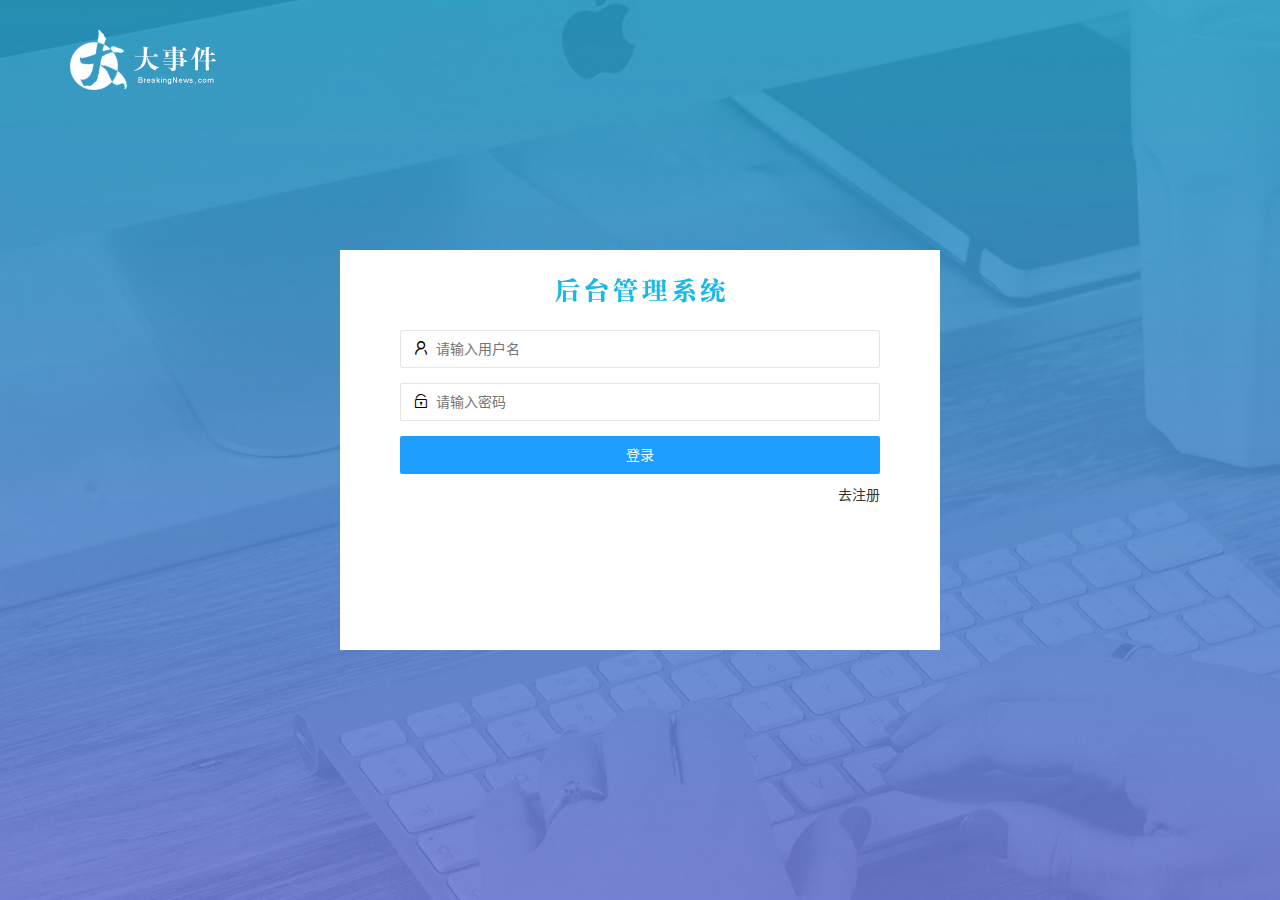
<file: login.html>
<!DOCTYPE html>
<html lang="zh-CN">

<head>
    <meta charset="UTF-8">
    <meta name="viewport" content="width=device-width, initial-scale=1.0">
    <title>Document</title>
    <link rel="stylesheet" href="/assets/lib/layui/css/layui.css">
    <link rel="stylesheet" href="/assets/css/login.css">

</head>

<body>

    <!-- 头部logo区域 -->
    <div class="layui-main header"><img src="/assets/images/logo.png"></div>
    <!-- 中部登录盒子 -->
    <div class="layui-box login">
        <div class="top">
        </div>
        <!-- 登录的盒子 -->
        <div class="login_box">
            <!-- 登录的表单 -->
            <div>
                <form class="layui-form" action="">
                    <!-- 第一行 -->
                    <div class="layui-form-item">
                        <i class="layui-icon layui-icon-username"></i>
                        <input type="username" name="title" required lay-verify="required" placeholder="请输入用户名"
                            autocomplete="off" class="layui-input">

                    </div>
                    <!-- 第二行 -->
                    <div class="layui-form-item">
                        <i class="layui-icon">&#xe673;</i>
                        <input type="password" name="title" required lay-verify="required" placeholder="请输入密码"
                            autocomplete="off" class="layui-input">
                    </div>
                    <!-- 第三行 -->
                    <button class=" layui-btn layui-btn-normal layui-btn-fluid"
                        lay-submitlay-filter="formDemo">登录</button>
                    <!-- 第四行 -->
                    <div class="layui-form-item flex-box">
                        <a href="javascript:;" id="link-reg">去注册</a>
                    </div>

                </form>
            </div>

        </div>
        <!-- 注册的盒子 -->
        <div class="reg-box">
            <!-- 注册表单 -->
            <form class="layui-form" action="">
                <!-- 第一行 -->
                <div class="layui-form-item">
                    <i class="layui-icon layui-icon-username"></i>
                    <input type="text" name="username" required lay-verify="required" placeholder="请输入用户名"
                        autocomplete="off" class="layui-input">

                </div>
                <!-- 第二行 -->
                <div class="layui-form-item">
                    <i class="layui-icon">&#xe673;</i>
                    <input type="password" name="password" required lay-verify="required|pwd" placeholder="请输入密码"
                        autocomplete="off" class="layui-input">

                </div>
                <!-- 第三行 -->
                <div class="layui-form-item">
                    <i class="layui-icon">&#xe673;</i>
                    <input type="password" name="repassword" required lay-verify="required|pwd|samePwd"
                        placeholder="请确认密码" autocomplete="off" class="layui-input">

                </div>
                <!-- 第四行 -->
                <div class="layui-form-item">
                    <button class="layui-btn layui-btn-norma layui-btn-fluid" lay-submit
                        lay-filter="formDemo">注册</button>
                </div>
            </form>
            <a href="javascript:;" id="link-login">去登陆</a>
        </div>


        <script src="/assets/lib/jquery.js"></script>
        <script src="/assets/lib/layui/layui.all.js"></script>
        <script src="/assets/js/login.js"></script>
    </div>
</body>

</html>
</file>
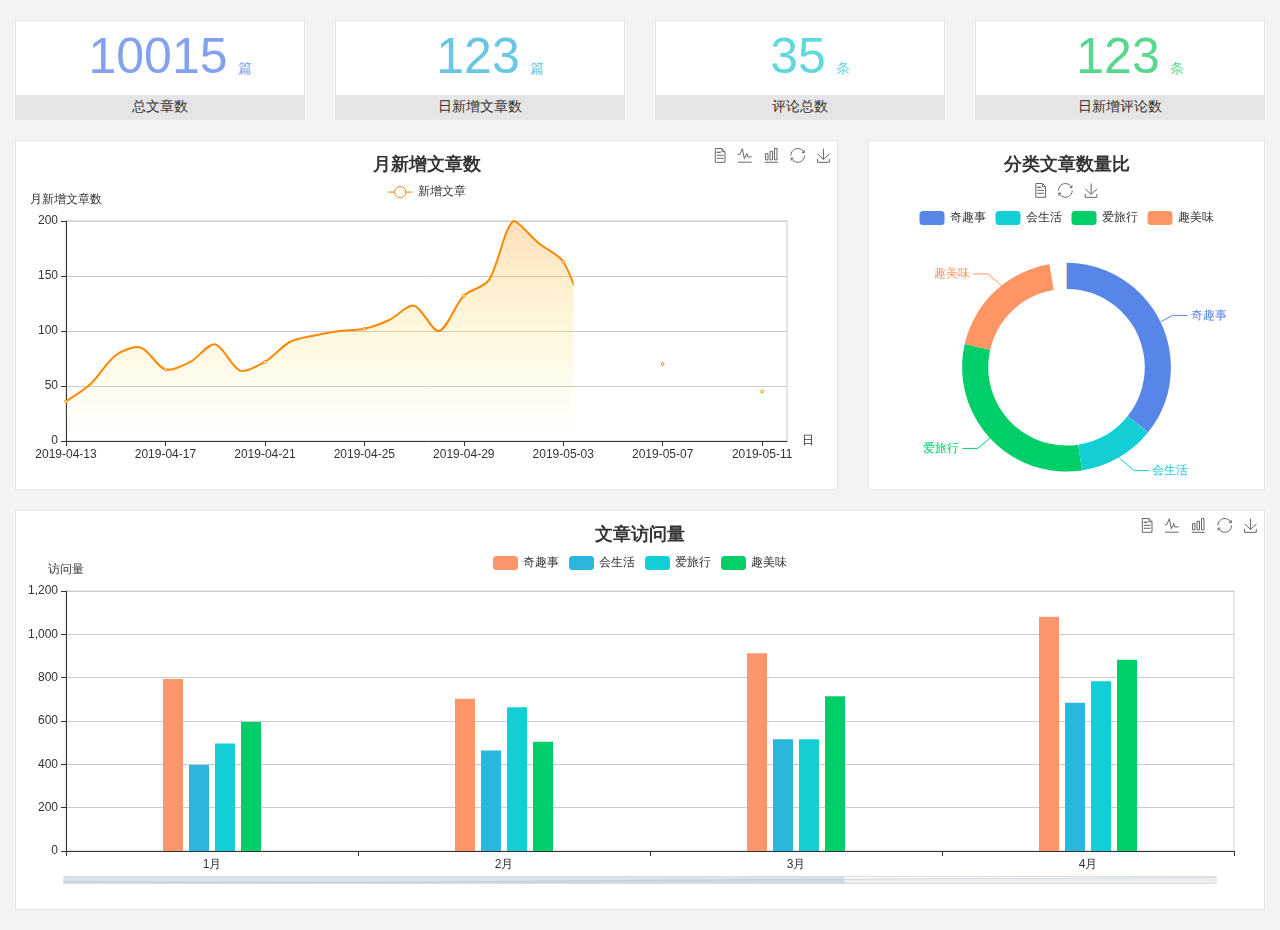
<file: home/dashboard.html>
<!DOCTYPE html>
<html lang="en">

<head>
  <meta charset="UTF-8">
  <meta name="viewport" content="width=device-width, initial-scale=1.0">
  <meta http-equiv="X-UA-Compatible" content="ie=edge">
  <title>图表统计</title>
  <link rel="stylesheet" href="../../assets/lib/bootstrap.css" />
  <link rel="stylesheet" href="../../assets/lib/main.css" />
  <script src="../../assets/lib/jquery.js"></script>
  <script type="text/javascript" src="../../assets/lib/echarts.min.js"></script>
</head>

<body>
  <div class="container-fluid">
    <div class="row spannel_list">
      <div class="col-sm-3 col-xs-6">
        <div class="spannel">
          <em>10015</em><span>篇</span>
          <b>总文章数</b>
        </div>
      </div>
      <div class="col-sm-3 col-xs-6">
        <div class="spannel scolor01">
          <em>123</em><span>篇</span>
          <b>日新增文章数</b>
        </div>
      </div>
      <div class="col-sm-3 col-xs-6">
        <div class="spannel scolor02">
          <em>35</em><span>条</span>
          <b>评论总数</b>
        </div>
      </div>
      <div class="col-sm-3 col-xs-6">
        <div class="spannel scolor03">
          <em>123</em><span>条</span>
          <b>日新增评论数</b>
        </div>
      </div>
    </div>
  </div>

  <div class="container-fluid">
    <div class="row curve-pie">
      <div class="col-lg-8 col-md-8">
        <div class="gragh_pannel" id="curve_show"></div>
      </div>
      <div class="col-lg-4 col-md-4">
        <div class="gragh_pannel" id="pie_show"></div>
      </div>
    </div>
  </div>

  <div class="container-fluid">
    <div class="column_pannel" id="column_show"></div>
  </div>

  <script>
    var oChart = echarts.init(document.getElementById('curve_show'));
    var aList_all = [
      { 'count': 36, 'date': '2019-04-13' },
      { 'count': 52, 'date': '2019-04-14' },
      { 'count': 78, 'date': '2019-04-15' },
      { 'count': 85, 'date': '2019-04-16' },
      { 'count': 65, 'date': '2019-04-17' },
      { 'count': 72, 'date': '2019-04-18' },
      { 'count': 88, 'date': '2019-04-19' },
      { 'count': 64, 'date': '2019-04-20' },
      { 'count': 72, 'date': '2019-04-21' },
      { 'count': 90, 'date': '2019-04-22' },
      { 'count': 96, 'date': '2019-04-23' },
      { 'count': 100, 'date': '2019-04-24' },
      { 'count': 102, 'date': '2019-04-25' },
      { 'count': 110, 'date': '2019-04-26' },
      { 'count': 123, 'date': '2019-04-27' },
      { 'count': 100, 'date': '2019-04-28' },
      { 'count': 132, 'date': '2019-04-29' },
      { 'count': 146, 'date': '2019-04-30' },
      { 'count': 200, 'date': '2019-05-01' },
      { 'count': 180, 'date': '2019-05-02' },
      { 'count': 163, 'date': '2019-05-03' },
      { 'count': 110, 'date': '2019-05-04' },
      { 'count': 80, 'date': '2019-05-05' },
      { 'count': 82, 'date': '2019-05-06' },
      { 'count': 70, 'date': '2019-05-07' },
      { 'count': 65, 'date': '2019-05-08' },
      { 'count': 54, 'date': '2019-05-09' },
      { 'count': 40, 'date': '2019-05-10' },
      { 'count': 45, 'date': '2019-05-11' },
      { 'count': 38, 'date': '2019-05-12' },
    ];

    let aCount = [];
    let aDate = [];

    for (var i = 0; i < aList_all.length; i++) {
      aCount.push(aList_all[i].count);
      aDate.push(aList_all[i].date);
    }

    var chartopt = {
      title: {
        text: '月新增文章数',
        left: 'center',
        top: '10'
      },
      tooltip: {
        trigger: 'axis'
      },
      legend: {
        data: ['新增文章'],
        top: '40'
      },
      toolbox: {
        show: true,
        feature: {
          mark: { show: true },
          dataView: { show: true, readOnly: false },
          magicType: { show: true, type: ['line', 'bar'] },
          restore: { show: true },
          saveAsImage: { show: true }
        }
      },
      calculable: true,
      xAxis: [
        {
          name: '日',
          type: 'category',
          boundaryGap: false,
          data: aDate
        }
      ],
      yAxis: [
        {
          name: '月新增文章数',
          type: 'value'
        }
      ],
      series: [
        {
          name: '新增文章',
          type: 'line',
          smooth: true,
          itemStyle: { normal: { areaStyle: { type: 'default' }, color: '#f80' }, lineStyle: { color: '#f80' } },
          data: aCount
        }],
      areaStyle: {
        normal: {
          color: new echarts.graphic.LinearGradient(0, 0, 0, 1, [{
            offset: 0,
            color: 'rgba(255,136,0,0.39)'
          }, {
            offset: .34,
            color: 'rgba(255,180,0,0.25)'
          }, {
            offset: 1,
            color: 'rgba(255,222,0,0.00)'
          }])

        }
      },
      grid: {
        show: true,
        x: 50,
        x2: 50,
        y: 80,
        height: 220
      }
    };

    oChart.setOption(chartopt);


    var oPie = echarts.init(document.getElementById('pie_show'));
    var oPieopt =
    {
      title: {
        top: 10,
        text: '分类文章数量比',
        x: 'center'
      },
      tooltip: {
        trigger: 'item',
        formatter: "{a} <br/>{b} : {c} ({d}%)"
      },
      color: ['#5885e8', '#13cfd5', '#00ce68', '#ff9565'],
      legend: {
        x: 'center',
        top: 65,
        data: ['奇趣事', '会生活', '爱旅行', '趣美味']
      },
      toolbox: {
        show: true,
        x: 'center',
        top: 35,
        feature: {
          mark: { show: true },
          dataView: { show: true, readOnly: false },
          magicType: {
            show: true,
            type: ['pie', 'funnel'],
            option: {
              funnel: {
                x: '25%',
                width: '50%',
                funnelAlign: 'left',
                max: 1548
              }
            }
          },
          restore: { show: true },
          saveAsImage: { show: true }
        }
      },
      calculable: true,
      series: [
        {
          name: '访问来源',
          type: 'pie',
          radius: ['45%', '60%'],
          center: ['50%', '65%'],
          data: [
            { value: 300, name: '奇趣事' },
            { value: 100, name: '会生活' },
            { value: 260, name: '爱旅行' },
            { value: 180, name: '趣美味' }
          ]
        }
      ]
    };
    oPie.setOption(oPieopt);



    var oColumn = this.echarts.init(document.getElementById('column_show'));
    var oColumnopt =
    {
      title: {
        text: '文章访问量',
        left: 'center',
        top: '10'
      },
      tooltip: {
        trigger: 'axis'
      },
      legend: {
        data: ['奇趣事', '会生活', '爱旅行', '趣美味'],
        top: '40'
      },
      toolbox: {
        show: true,
        feature: {
          mark: { show: true },
          dataView: { show: true, readOnly: false },
          magicType: { show: true, type: ['line', 'bar'] },
          restore: { show: true },
          saveAsImage: { show: true }
        }
      },
      calculable: true,
      xAxis: [
        {
          type: 'category',
          data: ['1月', '2月', '3月', '4月', '5月']
        }
      ],
      yAxis: [
        {
          name: '访问量',
          type: 'value'
        }
      ],
      series: [
        {
          name: '奇趣事',
          type: 'bar',
          barWidth: 20,
          itemStyle: {
            normal: { areaStyle: { type: 'default' }, color: '#fd956a' }
          },
          data: [800, 708, 920, 1090, 1200]
        },
        {
          name: '会生活',
          type: 'bar',
          barWidth: 20,
          itemStyle: {
            normal: { areaStyle: { type: 'default' }, color: '#2bb6db' }
          },
          data: [400, 468, 520, 690, 800]
        },
        {
          name: '爱旅行',
          type: 'bar',
          barWidth: 20,
          itemStyle: {
            normal: { areaStyle: { type: 'default' }, color: '#13cfd5' }
          },
          data: [500, 668, 520, 790, 900]
        },
        {
          name: '趣美味',
          type: 'bar',
          barWidth: 20,
          itemStyle: {
            normal: { areaStyle: { type: 'default' }, color: '#00ce68' }
          },
          data: [600, 508, 720, 890, 1000]
        }
      ],
      grid: {
        show: true,
        x: 50,
        x2: 30,
        y: 80,
        height: 260
      },
      dataZoom: [//给x轴设置滚动条
        {
          start: 0,//默认为0
          end: 100 - 1000 / 31,//默认为100
          type: 'slider',
          show: true,
          xAxisIndex: [0],
          handleSize: 0,//滑动条的 左右2个滑动条的大小
          height: 8,//组件高度
          left: 45, //左边的距离
          right: 50,//右边的距离
          bottom: 26,//右边的距离
          handleColor: '#ddd',//h滑动图标的颜色
          handleStyle: {
            borderColor: "#cacaca",
            borderWidth: "1",
            shadowBlur: 2,
            background: "#ddd",
            shadowColor: "#ddd",
          }
        }]
    };
    oColumn.setOption(oColumnopt);
  </script>
</body>

</html>
</file>
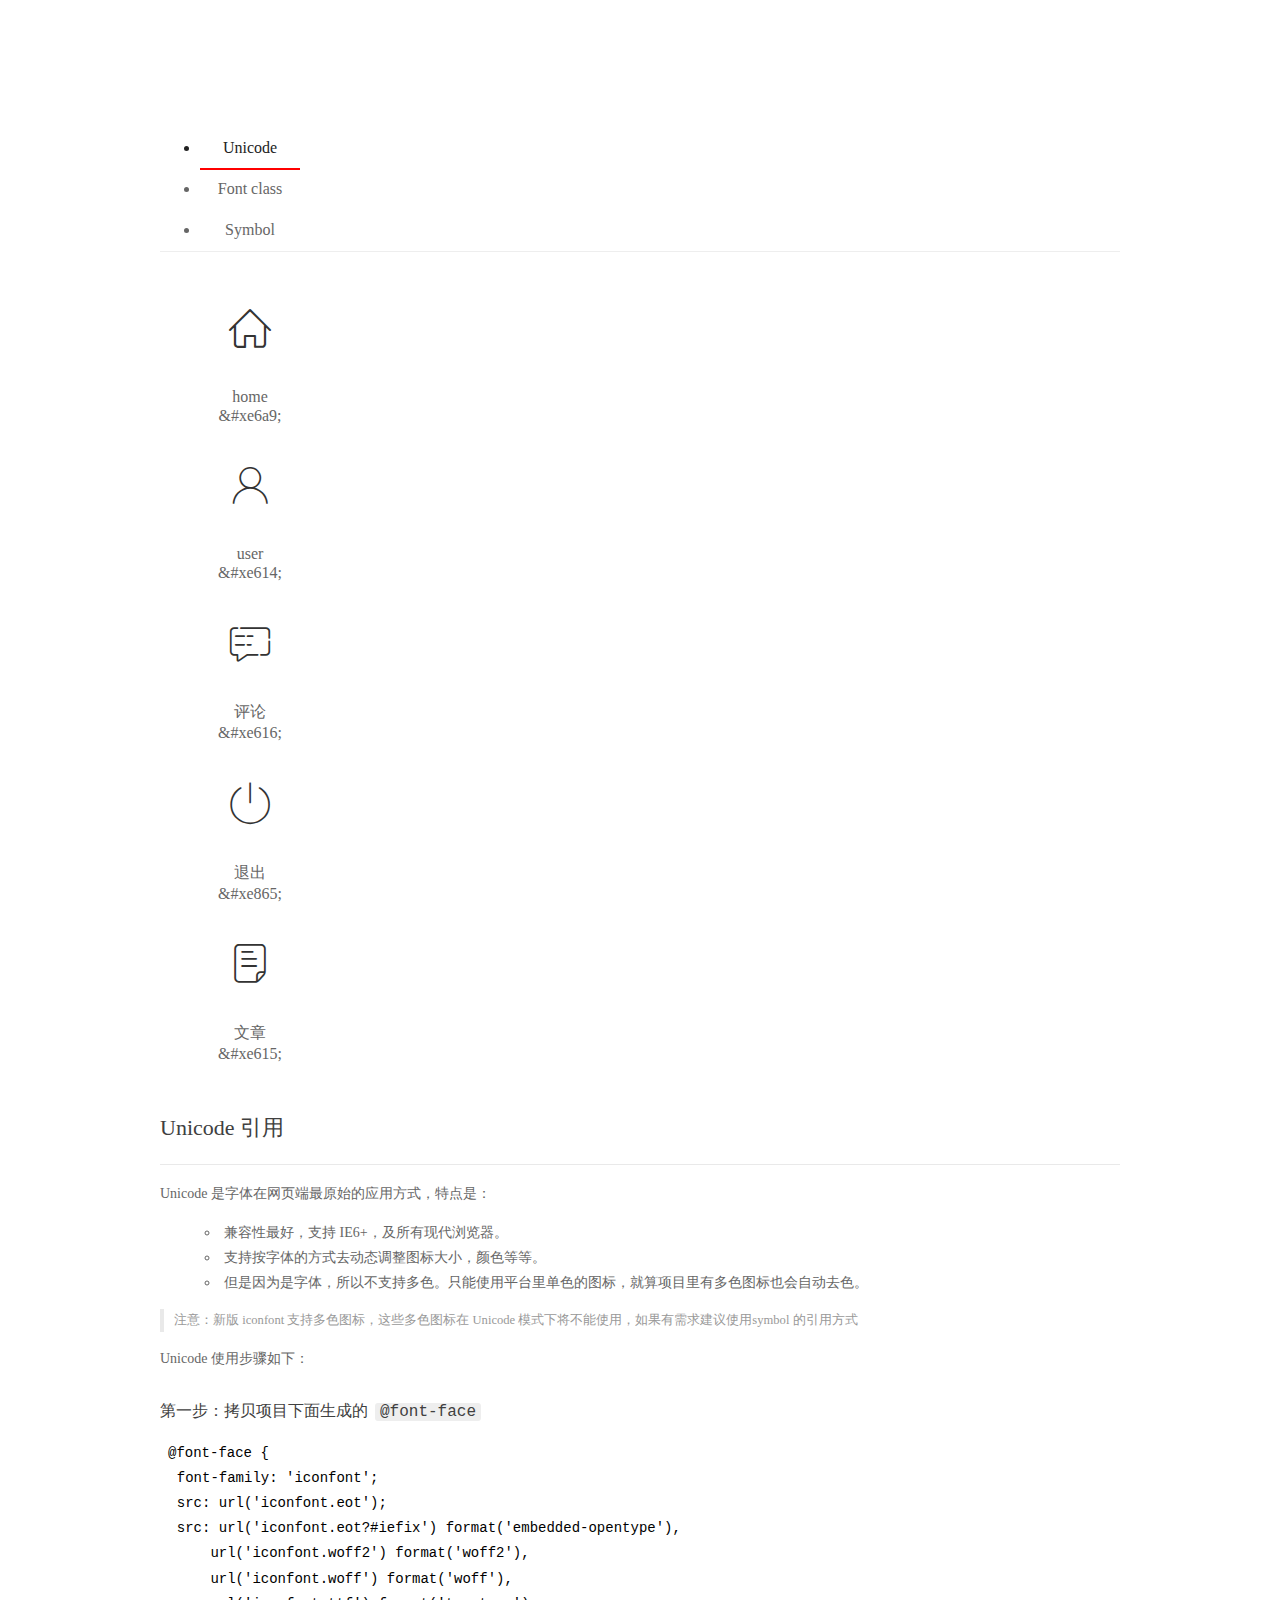
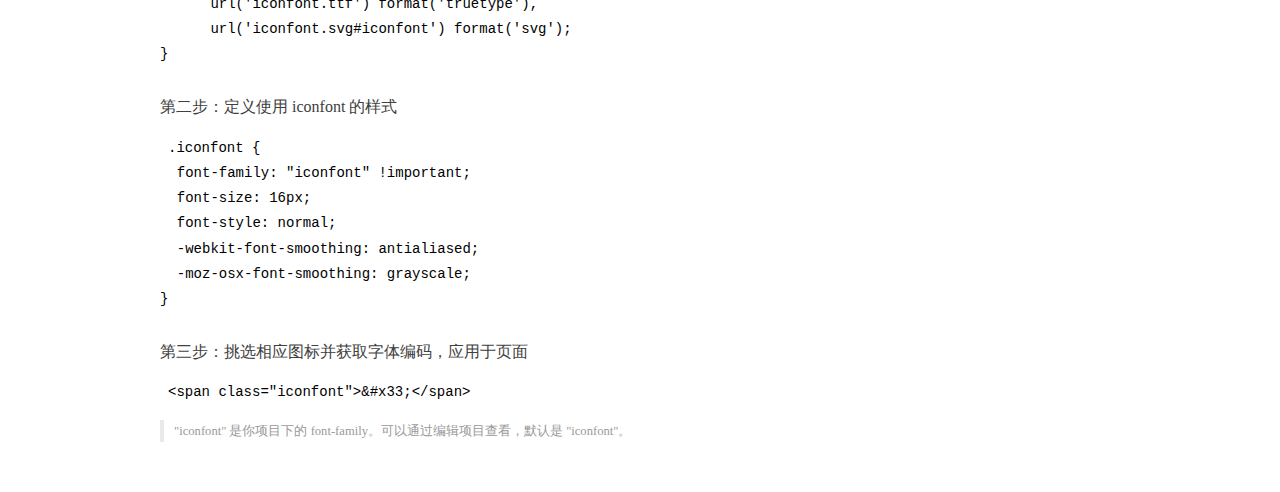
<file: assets/fonts/demo_index.html>
<!DOCTYPE html>
<html>
<head>
  <meta charset="utf-8"/>
  <title>IconFont Demo</title>
  <link rel="shortcut icon" href="https://gtms04.alicdn.com/tps/i4/TB1_oz6GVXXXXaFXpXXJDFnIXXX-64-64.ico" type="image/x-icon"/>
  <link rel="stylesheet" href="https://g.alicdn.com/thx/cube/1.3.2/cube.min.css">
  <link rel="stylesheet" href="demo.css">
  <link rel="stylesheet" href="iconfont.css">
  <script src="iconfont.js"></script>
  <!-- jQuery -->
  <script src="https://a1.alicdn.com/oss/uploads/2018/12/26/7bfddb60-08e8-11e9-9b04-53e73bb6408b.js"></script>
  <!-- 代码高亮 -->
  <script src="https://a1.alicdn.com/oss/uploads/2018/12/26/a3f714d0-08e6-11e9-8a15-ebf944d7534c.js"></script>
</head>
<body>
  <div class="main">
    <h1 class="logo"><a href="https://www.iconfont.cn/" title="iconfont 首页" target="_blank">&#xe86b;</a></h1>
    <div class="nav-tabs">
      <ul id="tabs" class="dib-box">
        <li class="dib active"><span>Unicode</span></li>
        <li class="dib"><span>Font class</span></li>
        <li class="dib"><span>Symbol</span></li>
      </ul>
      
    </div>
    <div class="tab-container">
      <div class="content unicode" style="display: block;">
          <ul class="icon_lists dib-box">
          
            <li class="dib">
              <span class="icon iconfont">&#xe6a9;</span>
                <div class="name">home</div>
                <div class="code-name">&amp;#xe6a9;</div>
              </li>
          
            <li class="dib">
              <span class="icon iconfont">&#xe614;</span>
                <div class="name">user</div>
                <div class="code-name">&amp;#xe614;</div>
              </li>
          
            <li class="dib">
              <span class="icon iconfont">&#xe616;</span>
                <div class="name">评论</div>
                <div class="code-name">&amp;#xe616;</div>
              </li>
          
            <li class="dib">
              <span class="icon iconfont">&#xe865;</span>
                <div class="name">退出</div>
                <div class="code-name">&amp;#xe865;</div>
              </li>
          
            <li class="dib">
              <span class="icon iconfont">&#xe615;</span>
                <div class="name">文章</div>
                <div class="code-name">&amp;#xe615;</div>
              </li>
          
          </ul>
          <div class="article markdown">
          <h2 id="unicode-">Unicode 引用</h2>
          <hr>

          <p>Unicode 是字体在网页端最原始的应用方式，特点是：</p>
          <ul>
            <li>兼容性最好，支持 IE6+，及所有现代浏览器。</li>
            <li>支持按字体的方式去动态调整图标大小，颜色等等。</li>
            <li>但是因为是字体，所以不支持多色。只能使用平台里单色的图标，就算项目里有多色图标也会自动去色。</li>
          </ul>
          <blockquote>
            <p>注意：新版 iconfont 支持多色图标，这些多色图标在 Unicode 模式下将不能使用，如果有需求建议使用symbol 的引用方式</p>
          </blockquote>
          <p>Unicode 使用步骤如下：</p>
          <h3 id="-font-face">第一步：拷贝项目下面生成的 <code>@font-face</code></h3>
<pre><code class="language-css"
>@font-face {
  font-family: 'iconfont';
  src: url('iconfont.eot');
  src: url('iconfont.eot?#iefix') format('embedded-opentype'),
      url('iconfont.woff2') format('woff2'),
      url('iconfont.woff') format('woff'),
      url('iconfont.ttf') format('truetype'),
      url('iconfont.svg#iconfont') format('svg');
}
</code></pre>
          <h3 id="-iconfont-">第二步：定义使用 iconfont 的样式</h3>
<pre><code class="language-css"
>.iconfont {
  font-family: "iconfont" !important;
  font-size: 16px;
  font-style: normal;
  -webkit-font-smoothing: antialiased;
  -moz-osx-font-smoothing: grayscale;
}
</code></pre>
          <h3 id="-">第三步：挑选相应图标并获取字体编码，应用于页面</h3>
<pre>
<code class="language-html"
>&lt;span class="iconfont"&gt;&amp;#x33;&lt;/span&gt;
</code></pre>
          <blockquote>
            <p>"iconfont" 是你项目下的 font-family。可以通过编辑项目查看，默认是 "iconfont"。</p>
          </blockquote>
          </div>
      </div>
      <div class="content font-class">
        <ul class="icon_lists dib-box">
          
          <li class="dib">
            <span class="icon iconfont icon-home"></span>
            <div class="name">
              home
            </div>
            <div class="code-name">.icon-home
            </div>
          </li>
          
          <li class="dib">
            <span class="icon iconfont icon-user"></span>
            <div class="name">
              user
            </div>
            <div class="code-name">.icon-user
            </div>
          </li>
          
          <li class="dib">
            <span class="icon iconfont icon-pinglun"></span>
            <div class="name">
              评论
            </div>
            <div class="code-name">.icon-pinglun
            </div>
          </li>
          
          <li class="dib">
            <span class="icon iconfont icon-tuichu"></span>
            <div class="name">
              退出
            </div>
            <div class="code-name">.icon-tuichu
            </div>
          </li>
          
          <li class="dib">
            <span class="icon iconfont icon-16"></span>
            <div class="name">
              文章
            </div>
            <div class="code-name">.icon-16
            </div>
          </li>
          
        </ul>
        <div class="article markdown">
        <h2 id="font-class-">font-class 引用</h2>
        <hr>

        <p>font-class 是 Unicode 使用方式的一种变种，主要是解决 Unicode 书写不直观，语意不明确的问题。</p>
        <p>与 Unicode 使用方式相比，具有如下特点：</p>
        <ul>
          <li>兼容性良好，支持 IE8+，及所有现代浏览器。</li>
          <li>相比于 Unicode 语意明确，书写更直观。可以很容易分辨这个 icon 是什么。</li>
          <li>因为使用 class 来定义图标，所以当要替换图标时，只需要修改 class 里面的 Unicode 引用。</li>
          <li>不过因为本质上还是使用的字体，所以多色图标还是不支持的。</li>
        </ul>
        <p>使用步骤如下：</p>
        <h3 id="-fontclass-">第一步：引入项目下面生成的 fontclass 代码：</h3>
<pre><code class="language-html">&lt;link rel="stylesheet" href="./iconfont.css"&gt;
</code></pre>
        <h3 id="-">第二步：挑选相应图标并获取类名，应用于页面：</h3>
<pre><code class="language-html">&lt;span class="iconfont icon-xxx"&gt;&lt;/span&gt;
</code></pre>
        <blockquote>
          <p>"
            iconfont" 是你项目下的 font-family。可以通过编辑项目查看，默认是 "iconfont"。</p>
        </blockquote>
      </div>
      </div>
      <div class="content symbol">
          <ul class="icon_lists dib-box">
          
            <li class="dib">
                <svg class="icon svg-icon" aria-hidden="true">
                  <use xlink:href="#icon-home"></use>
                </svg>
                <div class="name">home</div>
                <div class="code-name">#icon-home</div>
            </li>
          
            <li class="dib">
                <svg class="icon svg-icon" aria-hidden="true">
                  <use xlink:href="#icon-user"></use>
                </svg>
                <div class="name">user</div>
                <div class="code-name">#icon-user</div>
            </li>
          
            <li class="dib">
                <svg class="icon svg-icon" aria-hidden="true">
                  <use xlink:href="#icon-pinglun"></use>
                </svg>
                <div class="name">评论</div>
                <div class="code-name">#icon-pinglun</div>
            </li>
          
            <li class="dib">
                <svg class="icon svg-icon" aria-hidden="true">
                  <use xlink:href="#icon-tuichu"></use>
                </svg>
                <div class="name">退出</div>
                <div class="code-name">#icon-tuichu</div>
            </li>
          
            <li class="dib">
                <svg class="icon svg-icon" aria-hidden="true">
                  <use xlink:href="#icon-16"></use>
                </svg>
                <div class="name">文章</div>
                <div class="code-name">#icon-16</div>
            </li>
          
          </ul>
          <div class="article markdown">
          <h2 id="symbol-">Symbol 引用</h2>
          <hr>

          <p>这是一种全新的使用方式，应该说这才是未来的主流，也是平台目前推荐的用法。相关介绍可以参考这篇<a href="">文章</a>
            这种用法其实是做了一个 SVG 的集合，与另外两种相比具有如下特点：</p>
          <ul>
            <li>支持多色图标了，不再受单色限制。</li>
            <li>通过一些技巧，支持像字体那样，通过 <code>font-size</code>, <code>color</code> 来调整样式。</li>
            <li>兼容性较差，支持 IE9+，及现代浏览器。</li>
            <li>浏览器渲染 SVG 的性能一般，还不如 png。</li>
          </ul>
          <p>使用步骤如下：</p>
          <h3 id="-symbol-">第一步：引入项目下面生成的 symbol 代码：</h3>
<pre><code class="language-html">&lt;script src="./iconfont.js"&gt;&lt;/script&gt;
</code></pre>
          <h3 id="-css-">第二步：加入通用 CSS 代码（引入一次就行）：</h3>
<pre><code class="language-html">&lt;style&gt;
.icon {
  width: 1em;
  height: 1em;
  vertical-align: -0.15em;
  fill: currentColor;
  overflow: hidden;
}
&lt;/style&gt;
</code></pre>
          <h3 id="-">第三步：挑选相应图标并获取类名，应用于页面：</h3>
<pre><code class="language-html">&lt;svg class="icon" aria-hidden="true"&gt;
  &lt;use xlink:href="#icon-xxx"&gt;&lt;/use&gt;
&lt;/svg&gt;
</code></pre>
          </div>
      </div>

    </div>
  </div>
  <script>
  $(document).ready(function () {
      $('.tab-container .content:first').show()

      $('#tabs li').click(function (e) {
        var tabContent = $('.tab-container .content')
        var index = $(this).index()

        if ($(this).hasClass('active')) {
          return
        } else {
          $('#tabs li').removeClass('active')
          $(this).addClass('active')

          tabContent.hide().eq(index).fadeIn()
        }
      })
    })
  </script>
</body>
</html>
</file>
<file: assets/lib/layui/css/layui.css>
/** layui-v2.5.5 MIT License By https://www.layui.com */
 .layui-inline,img{display:inline-block;vertical-align:middle}h1,h2,h3,h4,h5,h6{font-weight:400}.layui-edge,.layui-header,.layui-inline,.layui-main{position:relative}.layui-body,.layui-edge,.layui-elip{overflow:hidden}.layui-btn,.layui-edge,.layui-inline,img{vertical-align:middle}.layui-btn,.layui-disabled,.layui-icon,.layui-unselect{-moz-user-select:none;-webkit-user-select:none;-ms-user-select:none}.layui-elip,.layui-form-checkbox span,.layui-form-pane .layui-form-label{text-overflow:ellipsis;white-space:nowrap}.layui-breadcrumb,.layui-tree-btnGroup{visibility:hidden}blockquote,body,button,dd,div,dl,dt,form,h1,h2,h3,h4,h5,h6,input,li,ol,p,pre,td,textarea,th,ul{margin:0;padding:0;-webkit-tap-highlight-color:rgba(0,0,0,0)}a:active,a:hover{outline:0}img{border:none}li{list-style:none}table{border-collapse:collapse;border-spacing:0}h4,h5,h6{font-size:100%}button,input,optgroup,option,select,textarea{font-family:inherit;font-size:inherit;font-style:inherit;font-weight:inherit;outline:0}pre{white-space:pre-wrap;white-space:-moz-pre-wrap;white-space:-pre-wrap;white-space:-o-pre-wrap;word-wrap:break-word}body{line-height:24px;font:14px Helvetica Neue,Helvetica,PingFang SC,Tahoma,Arial,sans-serif}hr{height:1px;margin:10px 0;border:0;clear:both}a{color:#333;text-decoration:none}a:hover{color:#777}a cite{font-style:normal;*cursor:pointer}.layui-border-box,.layui-border-box *{box-sizing:border-box}.layui-box,.layui-box *{box-sizing:content-box}.layui-clear{clear:both;*zoom:1}.layui-clear:after{content:'\20';clear:both;*zoom:1;display:block;height:0}.layui-inline{*display:inline;*zoom:1}.layui-edge{display:inline-block;width:0;height:0;border-width:6px;border-style:dashed;border-color:transparent}.layui-edge-top{top:-4px;border-bottom-color:#999;border-bottom-style:solid}.layui-edge-right{border-left-color:#999;border-left-style:solid}.layui-edge-bottom{top:2px;border-top-color:#999;border-top-style:solid}.layui-edge-left{border-right-color:#999;border-right-style:solid}.layui-disabled,.layui-disabled:hover{color:#d2d2d2!important;cursor:not-allowed!important}.layui-circle{border-radius:100%}.layui-show{display:block!important}.layui-hide{display:none!important}@font-face{font-family:layui-icon;src:url(../font/iconfont.eot?v=250);src:url(../font/iconfont.eot?v=250#iefix) format('embedded-opentype'),url(../font/iconfont.woff2?v=250) format('woff2'),url(../font/iconfont.woff?v=250) format('woff'),url(../font/iconfont.ttf?v=250) format('truetype'),url(../font/iconfont.svg?v=250#layui-icon) format('svg')}.layui-icon{font-family:layui-icon!important;font-size:16px;font-style:normal;-webkit-font-smoothing:antialiased;-moz-osx-font-smoothing:grayscale}.layui-icon-reply-fill:before{content:"\e611"}.layui-icon-set-fill:before{content:"\e614"}.layui-icon-menu-fill:before{content:"\e60f"}.layui-icon-search:before{content:"\e615"}.layui-icon-share:before{content:"\e641"}.layui-icon-set-sm:before{content:"\e620"}.layui-icon-engine:before{content:"\e628"}.layui-icon-close:before{content:"\1006"}.layui-icon-close-fill:before{content:"\1007"}.layui-icon-chart-screen:before{content:"\e629"}.layui-icon-star:before{content:"\e600"}.layui-icon-circle-dot:before{content:"\e617"}.layui-icon-chat:before{content:"\e606"}.layui-icon-release:before{content:"\e609"}.layui-icon-list:before{content:"\e60a"}.layui-icon-chart:before{content:"\e62c"}.layui-icon-ok-circle:before{content:"\1005"}.layui-icon-layim-theme:before{content:"\e61b"}.layui-icon-table:before{content:"\e62d"}.layui-icon-right:before{content:"\e602"}.layui-icon-left:before{content:"\e603"}.layui-icon-cart-simple:before{content:"\e698"}.layui-icon-face-cry:before{content:"\e69c"}.layui-icon-face-smile:before{content:"\e6af"}.layui-icon-survey:before{content:"\e6b2"}.layui-icon-tree:before{content:"\e62e"}.layui-icon-upload-circle:before{content:"\e62f"}.layui-icon-add-circle:before{content:"\e61f"}.layui-icon-download-circle:before{content:"\e601"}.layui-icon-templeate-1:before{content:"\e630"}.layui-icon-util:before{content:"\e631"}.layui-icon-face-surprised:before{content:"\e664"}.layui-icon-edit:before{content:"\e642"}.layui-icon-speaker:before{content:"\e645"}.layui-icon-down:before{content:"\e61a"}.layui-icon-file:before{content:"\e621"}.layui-icon-layouts:before{content:"\e632"}.layui-icon-rate-half:before{content:"\e6c9"}.layui-icon-add-circle-fine:before{content:"\e608"}.layui-icon-prev-circle:before{content:"\e633"}.layui-icon-read:before{content:"\e705"}.layui-icon-404:before{content:"\e61c"}.layui-icon-carousel:before{content:"\e634"}.layui-icon-help:before{content:"\e607"}.layui-icon-code-circle:before{content:"\e635"}.layui-icon-water:before{content:"\e636"}.layui-icon-username:before{content:"\e66f"}.layui-icon-find-fill:before{content:"\e670"}.layui-icon-about:before{content:"\e60b"}.layui-icon-location:before{content:"\e715"}.layui-icon-up:before{content:"\e619"}.layui-icon-pause:before{content:"\e651"}.layui-icon-date:before{content:"\e637"}.layui-icon-layim-uploadfile:before{content:"\e61d"}.layui-icon-delete:before{content:"\e640"}.layui-icon-play:before{content:"\e652"}.layui-icon-top:before{content:"\e604"}.layui-icon-friends:before{content:"\e612"}.layui-icon-refresh-3:before{content:"\e9aa"}.layui-icon-ok:before{content:"\e605"}.layui-icon-layer:before{content:"\e638"}.layui-icon-face-smile-fine:before{content:"\e60c"}.layui-icon-dollar:before{content:"\e659"}.layui-icon-group:before{content:"\e613"}.layui-icon-layim-download:before{content:"\e61e"}.layui-icon-picture-fine:before{content:"\e60d"}.layui-icon-link:before{content:"\e64c"}.layui-icon-diamond:before{content:"\e735"}.layui-icon-log:before{content:"\e60e"}.layui-icon-rate-solid:before{content:"\e67a"}.layui-icon-fonts-del:before{content:"\e64f"}.layui-icon-unlink:before{content:"\e64d"}.layui-icon-fonts-clear:before{content:"\e639"}.layui-icon-triangle-r:before{content:"\e623"}.layui-icon-circle:before{content:"\e63f"}.layui-icon-radio:before{content:"\e643"}.layui-icon-align-center:before{content:"\e647"}.layui-icon-align-right:before{content:"\e648"}.layui-icon-align-left:before{content:"\e649"}.layui-icon-loading-1:before{content:"\e63e"}.layui-icon-return:before{content:"\e65c"}.layui-icon-fonts-strong:before{content:"\e62b"}.layui-icon-upload:before{content:"\e67c"}.layui-icon-dialogue:before{content:"\e63a"}.layui-icon-video:before{content:"\e6ed"}.layui-icon-headset:before{content:"\e6fc"}.layui-icon-cellphone-fine:before{content:"\e63b"}.layui-icon-add-1:before{content:"\e654"}.layui-icon-face-smile-b:before{content:"\e650"}.layui-icon-fonts-html:before{content:"\e64b"}.layui-icon-form:before{content:"\e63c"}.layui-icon-cart:before{content:"\e657"}.layui-icon-camera-fill:before{content:"\e65d"}.layui-icon-tabs:before{content:"\e62a"}.layui-icon-fonts-code:before{content:"\e64e"}.layui-icon-fire:before{content:"\e756"}.layui-icon-set:before{content:"\e716"}.layui-icon-fonts-u:before{content:"\e646"}.layui-icon-triangle-d:before{content:"\e625"}.layui-icon-tips:before{content:"\e702"}.layui-icon-picture:before{content:"\e64a"}.layui-icon-more-vertical:before{content:"\e671"}.layui-icon-flag:before{content:"\e66c"}.layui-icon-loading:before{content:"\e63d"}.layui-icon-fonts-i:before{content:"\e644"}.layui-icon-refresh-1:before{content:"\e666"}.layui-icon-rmb:before{content:"\e65e"}.layui-icon-home:before{content:"\e68e"}.layui-icon-user:before{content:"\e770"}.layui-icon-notice:before{content:"\e667"}.layui-icon-login-weibo:before{content:"\e675"}.layui-icon-voice:before{content:"\e688"}.layui-icon-upload-drag:before{content:"\e681"}.layui-icon-login-qq:before{content:"\e676"}.layui-icon-snowflake:before{content:"\e6b1"}.layui-icon-file-b:before{content:"\e655"}.layui-icon-template:before{content:"\e663"}.layui-icon-auz:before{content:"\e672"}.layui-icon-console:before{content:"\e665"}.layui-icon-app:before{content:"\e653"}.layui-icon-prev:before{content:"\e65a"}.layui-icon-website:before{content:"\e7ae"}.layui-icon-next:before{content:"\e65b"}.layui-icon-component:before{content:"\e857"}.layui-icon-more:before{content:"\e65f"}.layui-icon-login-wechat:before{content:"\e677"}.layui-icon-shrink-right:before{content:"\e668"}.layui-icon-spread-left:before{content:"\e66b"}.layui-icon-camera:before{content:"\e660"}.layui-icon-note:before{content:"\e66e"}.layui-icon-refresh:before{content:"\e669"}.layui-icon-female:before{content:"\e661"}.layui-icon-male:before{content:"\e662"}.layui-icon-password:before{content:"\e673"}.layui-icon-senior:before{content:"\e674"}.layui-icon-theme:before{content:"\e66a"}.layui-icon-tread:before{content:"\e6c5"}.layui-icon-praise:before{content:"\e6c6"}.layui-icon-star-fill:before{content:"\e658"}.layui-icon-rate:before{content:"\e67b"}.layui-icon-template-1:before{content:"\e656"}.layui-icon-vercode:before{content:"\e679"}.layui-icon-cellphone:before{content:"\e678"}.layui-icon-screen-full:before{content:"\e622"}.layui-icon-screen-restore:before{content:"\e758"}.layui-icon-cols:before{content:"\e610"}.layui-icon-export:before{content:"\e67d"}.layui-icon-print:before{content:"\e66d"}.layui-icon-slider:before{content:"\e714"}.layui-icon-addition:before{content:"\e624"}.layui-icon-subtraction:before{content:"\e67e"}.layui-icon-service:before{content:"\e626"}.layui-icon-transfer:before{content:"\e691"}.layui-main{width:1140px;margin:0 auto}.layui-header{z-index:1000;height:60px}.layui-header a:hover{transition:all .5s;-webkit-transition:all .5s}.layui-side{position:fixed;left:0;top:0;bottom:0;z-index:999;width:200px;overflow-x:hidden}.layui-side-scroll{position:relative;width:220px;height:100%;overflow-x:hidden}.layui-body{position:absolute;left:200px;right:0;top:0;bottom:0;z-index:998;width:auto;overflow-y:auto;box-sizing:border-box}.layui-layout-body{overflow:hidden}.layui-layout-admin .layui-header{background-color:#23262E}.layui-layout-admin .layui-side{top:60px;width:200px;overflow-x:hidden}.layui-layout-admin .layui-body{position:fixed;top:60px;bottom:44px}.layui-layout-admin .layui-main{width:auto;margin:0 15px}.layui-layout-admin .layui-footer{position:fixed;left:200px;right:0;bottom:0;height:44px;line-height:44px;padding:0 15px;background-color:#eee}.layui-layout-admin .layui-logo{position:absolute;left:0;top:0;width:200px;height:100%;line-height:60px;text-align:center;color:#009688;font-size:16px}.layui-layout-admin .layui-header .layui-nav{background:0 0}.layui-layout-left{position:absolute!important;left:200px;top:0}.layui-layout-right{position:absolute!important;right:0;top:0}.layui-container{position:relative;margin:0 auto;padding:0 15px;box-sizing:border-box}.layui-fluid{position:relative;margin:0 auto;padding:0 15px}.layui-row:after,.layui-row:before{content:'';display:block;clear:both}.layui-col-lg1,.layui-col-lg10,.layui-col-lg11,.layui-col-lg12,.layui-col-lg2,.layui-col-lg3,.layui-col-lg4,.layui-col-lg5,.layui-col-lg6,.layui-col-lg7,.layui-col-lg8,.layui-col-lg9,.layui-col-md1,.layui-col-md10,.layui-col-md11,.layui-col-md12,.layui-col-md2,.layui-col-md3,.layui-col-md4,.layui-col-md5,.layui-col-md6,.layui-col-md7,.layui-col-md8,.layui-col-md9,.layui-col-sm1,.layui-col-sm10,.layui-col-sm11,.layui-col-sm12,.layui-col-sm2,.layui-col-sm3,.layui-col-sm4,.layui-col-sm5,.layui-col-sm6,.layui-col-sm7,.layui-col-sm8,.layui-col-sm9,.layui-col-xs1,.layui-col-xs10,.layui-col-xs11,.layui-col-xs12,.layui-col-xs2,.layui-col-xs3,.layui-col-xs4,.layui-col-xs5,.layui-col-xs6,.layui-col-xs7,.layui-col-xs8,.layui-col-xs9{position:relative;display:block;box-sizing:border-box}.layui-col-xs1,.layui-col-xs10,.layui-col-xs11,.layui-col-xs12,.layui-col-xs2,.layui-col-xs3,.layui-col-xs4,.layui-col-xs5,.layui-col-xs6,.layui-col-xs7,.layui-col-xs8,.layui-col-xs9{float:left}.layui-col-xs1{width:8.33333333%}.layui-col-xs2{width:16.66666667%}.layui-col-xs3{width:25%}.layui-col-xs4{width:33.33333333%}.layui-col-xs5{width:41.66666667%}.layui-col-xs6{width:50%}.layui-col-xs7{width:58.33333333%}.layui-col-xs8{width:66.66666667%}.layui-col-xs9{width:75%}.layui-col-xs10{width:83.33333333%}.layui-col-xs11{width:91.66666667%}.layui-col-xs12{width:100%}.layui-col-xs-offset1{margin-left:8.33333333%}.layui-col-xs-offset2{margin-left:16.66666667%}.layui-col-xs-offset3{margin-left:25%}.layui-col-xs-offset4{margin-left:33.33333333%}.layui-col-xs-offset5{margin-left:41.66666667%}.layui-col-xs-offset6{margin-left:50%}.layui-col-xs-offset7{margin-left:58.33333333%}.layui-col-xs-offset8{margin-left:66.66666667%}.layui-col-xs-offset9{margin-left:75%}.layui-col-xs-offset10{margin-left:83.33333333%}.layui-col-xs-offset11{margin-left:91.66666667%}.layui-col-xs-offset12{margin-left:100%}@media screen and (max-width:768px){.layui-hide-xs{display:none!important}.layui-show-xs-block{display:block!important}.layui-show-xs-inline{display:inline!important}.layui-show-xs-inline-block{display:inline-block!important}}@media screen and (min-width:768px){.layui-container{width:750px}.layui-hide-sm{display:none!important}.layui-show-sm-block{display:block!important}.layui-show-sm-inline{display:inline!important}.layui-show-sm-inline-block{display:inline-block!important}.layui-col-sm1,.layui-col-sm10,.layui-col-sm11,.layui-col-sm12,.layui-col-sm2,.layui-col-sm3,.layui-col-sm4,.layui-col-sm5,.layui-col-sm6,.layui-col-sm7,.layui-col-sm8,.layui-col-sm9{float:left}.layui-col-sm1{width:8.33333333%}.layui-col-sm2{width:16.66666667%}.layui-col-sm3{width:25%}.layui-col-sm4{width:33.33333333%}.layui-col-sm5{width:41.66666667%}.layui-col-sm6{width:50%}.layui-col-sm7{width:58.33333333%}.layui-col-sm8{width:66.66666667%}.layui-col-sm9{width:75%}.layui-col-sm10{width:83.33333333%}.layui-col-sm11{width:91.66666667%}.layui-col-sm12{width:100%}.layui-col-sm-offset1{margin-left:8.33333333%}.layui-col-sm-offset2{margin-left:16.66666667%}.layui-col-sm-offset3{margin-left:25%}.layui-col-sm-offset4{margin-left:33.33333333%}.layui-col-sm-offset5{margin-left:41.66666667%}.layui-col-sm-offset6{margin-left:50%}.layui-col-sm-offset7{margin-left:58.33333333%}.layui-col-sm-offset8{margin-left:66.66666667%}.layui-col-sm-offset9{margin-left:75%}.layui-col-sm-offset10{margin-left:83.33333333%}.layui-col-sm-offset11{margin-left:91.66666667%}.layui-col-sm-offset12{margin-left:100%}}@media screen and (min-width:992px){.layui-container{width:970px}.layui-hide-md{display:none!important}.layui-show-md-block{display:block!important}.layui-show-md-inline{display:inline!important}.layui-show-md-inline-block{display:inline-block!important}.layui-col-md1,.layui-col-md10,.layui-col-md11,.layui-col-md12,.layui-col-md2,.layui-col-md3,.layui-col-md4,.layui-col-md5,.layui-col-md6,.layui-col-md7,.layui-col-md8,.layui-col-md9{float:left}.layui-col-md1{width:8.33333333%}.layui-col-md2{width:16.66666667%}.layui-col-md3{width:25%}.layui-col-md4{width:33.33333333%}.layui-col-md5{width:41.66666667%}.layui-col-md6{width:50%}.layui-col-md7{width:58.33333333%}.layui-col-md8{width:66.66666667%}.layui-col-md9{width:75%}.layui-col-md10{width:83.33333333%}.layui-col-md11{width:91.66666667%}.layui-col-md12{width:100%}.layui-col-md-offset1{margin-left:8.33333333%}.layui-col-md-offset2{margin-left:16.66666667%}.layui-col-md-offset3{margin-left:25%}.layui-col-md-offset4{margin-left:33.33333333%}.layui-col-md-offset5{margin-left:41.66666667%}.layui-col-md-offset6{margin-left:50%}.layui-col-md-offset7{margin-left:58.33333333%}.layui-col-md-offset8{margin-left:66.66666667%}.layui-col-md-offset9{margin-left:75%}.layui-col-md-offset10{margin-left:83.33333333%}.layui-col-md-offset11{margin-left:91.66666667%}.layui-col-md-offset12{margin-left:100%}}@media screen and (min-width:1200px){.layui-container{width:1170px}.layui-hide-lg{display:none!important}.layui-show-lg-block{display:block!important}.layui-show-lg-inline{display:inline!important}.layui-show-lg-inline-block{display:inline-block!important}.layui-col-lg1,.layui-col-lg10,.layui-col-lg11,.layui-col-lg12,.layui-col-lg2,.layui-col-lg3,.layui-col-lg4,.layui-col-lg5,.layui-col-lg6,.layui-col-lg7,.layui-col-lg8,.layui-col-lg9{float:left}.layui-col-lg1{width:8.33333333%}.layui-col-lg2{width:16.66666667%}.layui-col-lg3{width:25%}.layui-col-lg4{width:33.33333333%}.layui-col-lg5{width:41.66666667%}.layui-col-lg6{width:50%}.layui-col-lg7{width:58.33333333%}.layui-col-lg8{width:66.66666667%}.layui-col-lg9{width:75%}.layui-col-lg10{width:83.33333333%}.layui-col-lg11{width:91.66666667%}.layui-col-lg12{width:100%}.layui-col-lg-offset1{margin-left:8.33333333%}.layui-col-lg-offset2{margin-left:16.66666667%}.layui-col-lg-offset3{margin-left:25%}.layui-col-lg-offset4{margin-left:33.33333333%}.layui-col-lg-offset5{margin-left:41.66666667%}.layui-col-lg-offset6{margin-left:50%}.layui-col-lg-offset7{margin-left:58.33333333%}.layui-col-lg-offset8{margin-left:66.66666667%}.layui-col-lg-offset9{margin-left:75%}.layui-col-lg-offset10{margin-left:83.33333333%}.layui-col-lg-offset11{margin-left:91.66666667%}.layui-col-lg-offset12{margin-left:100%}}.layui-col-space1{margin:-.5px}.layui-col-space1>*{padding:.5px}.layui-col-space3{margin:-1.5px}.layui-col-space3>*{padding:1.5px}.layui-col-space5{margin:-2.5px}.layui-col-space5>*{padding:2.5px}.layui-col-space8{margin:-3.5px}.layui-col-space8>*{padding:3.5px}.layui-col-space10{margin:-5px}.layui-col-space10>*{padding:5px}.layui-col-space12{margin:-6px}.layui-col-space12>*{padding:6px}.layui-col-space15{margin:-7.5px}.layui-col-space15>*{padding:7.5px}.layui-col-space18{margin:-9px}.layui-col-space18>*{padding:9px}.layui-col-space20{margin:-10px}.layui-col-space20>*{padding:10px}.layui-col-space22{margin:-11px}.layui-col-space22>*{padding:11px}.layui-col-space25{margin:-12.5px}.layui-col-space25>*{padding:12.5px}.layui-col-space30{margin:-15px}.layui-col-space30>*{padding:15px}.layui-btn,.layui-input,.layui-select,.layui-textarea,.layui-upload-button{outline:0;-webkit-appearance:none;transition:all .3s;-webkit-transition:all .3s;box-sizing:border-box}.layui-elem-quote{margin-bottom:10px;padding:15px;line-height:22px;border-left:5px solid #009688;border-radius:0 2px 2px 0;background-color:#f2f2f2}.layui-quote-nm{border-style:solid;border-width:1px 1px 1px 5px;background:0 0}.layui-elem-field{margin-bottom:10px;padding:0;border-width:1px;border-style:solid}.layui-elem-field legend{margin-left:20px;padding:0 10px;font-size:20px;font-weight:300}.layui-field-title{margin:10px 0 20px;border-width:1px 0 0}.layui-field-box{padding:10px 15px}.layui-field-title .layui-field-box{padding:10px 0}.layui-progress{position:relative;height:6px;border-radius:20px;background-color:#e2e2e2}.layui-progress-bar{position:absolute;left:0;top:0;width:0;max-width:100%;height:6px;border-radius:20px;text-align:right;background-color:#5FB878;transition:all .3s;-webkit-transition:all .3s}.layui-progress-big,.layui-progress-big .layui-progress-bar{height:18px;line-height:18px}.layui-progress-text{position:relative;top:-20px;line-height:18px;font-size:12px;color:#666}.layui-progress-big .layui-progress-text{position:static;padding:0 10px;color:#fff}.layui-collapse{border-width:1px;border-style:solid;border-radius:2px}.layui-colla-content,.layui-colla-item{border-top-width:1px;border-top-style:solid}.layui-colla-item:first-child{border-top:none}.layui-colla-title{position:relative;height:42px;line-height:42px;padding:0 15px 0 35px;color:#333;background-color:#f2f2f2;cursor:pointer;font-size:14px;overflow:hidden}.layui-colla-content{display:none;padding:10px 15px;line-height:22px;color:#666}.layui-colla-icon{position:absolute;left:15px;top:0;font-size:14px}.layui-card{margin-bottom:15px;border-radius:2px;background-color:#fff;box-shadow:0 1px 2px 0 rgba(0,0,0,.05)}.layui-card:last-child{margin-bottom:0}.layui-card-header{position:relative;height:42px;line-height:42px;padding:0 15px;border-bottom:1px solid #f6f6f6;color:#333;border-radius:2px 2px 0 0;font-size:14px}.layui-bg-black,.layui-bg-blue,.layui-bg-cyan,.layui-bg-green,.layui-bg-orange,.layui-bg-red{color:#fff!important}.layui-card-body{position:relative;padding:10px 15px;line-height:24px}.layui-card-body[pad15]{padding:15px}.layui-card-body[pad20]{padding:20px}.layui-card-body .layui-table{margin:5px 0}.layui-card .layui-tab{margin:0}.layui-panel-window{position:relative;padding:15px;border-radius:0;border-top:5px solid #E6E6E6;background-color:#fff}.layui-auxiliar-moving{position:fixed;left:0;right:0;top:0;bottom:0;width:100%;height:100%;background:0 0;z-index:9999999999}.layui-form-label,.layui-form-mid,.layui-form-select,.layui-input-block,.layui-input-inline,.layui-textarea{position:relative}.layui-bg-red{background-color:#FF5722!important}.layui-bg-orange{background-color:#FFB800!important}.layui-bg-green{background-color:#009688!important}.layui-bg-cyan{background-color:#2F4056!important}.layui-bg-blue{background-color:#1E9FFF!important}.layui-bg-black{background-color:#393D49!important}.layui-bg-gray{background-color:#eee!important;color:#666!important}.layui-badge-rim,.layui-colla-content,.layui-colla-item,.layui-collapse,.layui-elem-field,.layui-form-pane .layui-form-item[pane],.layui-form-pane .layui-form-label,.layui-input,.layui-layedit,.layui-layedit-tool,.layui-quote-nm,.layui-select,.layui-tab-bar,.layui-tab-card,.layui-tab-title,.layui-tab-title .layui-this:after,.layui-textarea{border-color:#e6e6e6}.layui-timeline-item:before,hr{background-color:#e6e6e6}.layui-text{line-height:22px;font-size:14px;color:#666}.layui-text h1,.layui-text h2,.layui-text h3{font-weight:500;color:#333}.layui-text h1{font-size:30px}.layui-text h2{font-size:24px}.layui-text h3{font-size:18px}.layui-text a:not(.layui-btn){color:#01AAED}.layui-text a:not(.layui-btn):hover{text-decoration:underline}.layui-text ul{padding:5px 0 5px 15px}.layui-text ul li{margin-top:5px;list-style-type:disc}.layui-text em,.layui-word-aux{color:#999!important;padding:0 5px!important}.layui-btn{display:inline-block;height:38px;line-height:38px;padding:0 18px;background-color:#009688;color:#fff;white-space:nowrap;text-align:center;font-size:14px;border:none;border-radius:2px;cursor:pointer}.layui-btn:hover{opacity:.8;filter:alpha(opacity=80);color:#fff}.layui-btn:active{opacity:1;filter:alpha(opacity=100)}.layui-btn+.layui-btn{margin-left:10px}.layui-btn-container{font-size:0}.layui-btn-container .layui-btn{margin-right:10px;margin-bottom:10px}.layui-btn-container .layui-btn+.layui-btn{margin-left:0}.layui-table .layui-btn-container .layui-btn{margin-bottom:9px}.layui-btn-radius{border-radius:100px}.layui-btn .layui-icon{margin-right:3px;font-size:18px;vertical-align:bottom;vertical-align:middle\9}.layui-btn-primary{border:1px solid #C9C9C9;background-color:#fff;color:#555}.layui-btn-primary:hover{border-color:#009688;color:#333}.layui-btn-normal{background-color:#1E9FFF}.layui-btn-warm{background-color:#FFB800}.layui-btn-danger{background-color:#FF5722}.layui-btn-checked{background-color:#5FB878}.layui-btn-disabled,.layui-btn-disabled:active,.layui-btn-disabled:hover{border:1px solid #e6e6e6;background-color:#FBFBFB;color:#C9C9C9;cursor:not-allowed;opacity:1}.layui-btn-lg{height:44px;line-height:44px;padding:0 25px;font-size:16px}.layui-btn-sm{height:30px;line-height:30px;padding:0 10px;font-size:12px}.layui-btn-sm i{font-size:16px!important}.layui-btn-xs{height:22px;line-height:22px;padding:0 5px;font-size:12px}.layui-btn-xs i{font-size:14px!important}.layui-btn-group{display:inline-block;vertical-align:middle;font-size:0}.layui-btn-group .layui-btn{margin-left:0!important;margin-right:0!important;border-left:1px solid rgba(255,255,255,.5);border-radius:0}.layui-btn-group .layui-btn-primary{border-left:none}.layui-btn-group .layui-btn-primary:hover{border-color:#C9C9C9;color:#009688}.layui-btn-group .layui-btn:first-child{border-left:none;border-radius:2px 0 0 2px}.layui-btn-group .layui-btn-primary:first-child{border-left:1px solid #c9c9c9}.layui-btn-group .layui-btn:last-child{border-radius:0 2px 2px 0}.layui-btn-group .layui-btn+.layui-btn{margin-left:0}.layui-btn-group+.layui-btn-group{margin-left:10px}.layui-btn-fluid{width:100%}.layui-input,.layui-select,.layui-textarea{height:38px;line-height:1.3;line-height:38px\9;border-width:1px;border-style:solid;background-color:#fff;border-radius:2px}.layui-input::-webkit-input-placeholder,.layui-select::-webkit-input-placeholder,.layui-textarea::-webkit-input-placeholder{line-height:1.3}.layui-input,.layui-textarea{display:block;width:100%;padding-left:10px}.layui-input:hover,.layui-textarea:hover{border-color:#D2D2D2!important}.layui-input:focus,.layui-textarea:focus{border-color:#C9C9C9!important}.layui-textarea{min-height:100px;height:auto;line-height:20px;padding:6px 10px;resize:vertical}.layui-select{padding:0 10px}.layui-form input[type=checkbox],.layui-form input[type=radio],.layui-form select{display:none}.layui-form [lay-ignore]{display:initial}.layui-form-item{margin-bottom:15px;clear:both;*zoom:1}.layui-form-item:after{content:'\20';clear:both;*zoom:1;display:block;height:0}.layui-form-label{float:left;display:block;padding:9px 15px;width:80px;font-weight:400;line-height:20px;text-align:right}.layui-form-label-col{display:block;float:none;padding:9px 0;line-height:20px;text-align:left}.layui-form-item .layui-inline{margin-bottom:5px;margin-right:10px}.layui-input-block{margin-left:110px;min-height:36px}.layui-input-inline{display:inline-block;vertical-align:middle}.layui-form-item .layui-input-inline{float:left;width:190px;margin-right:10px}.layui-form-text .layui-input-inline{width:auto}.layui-form-mid{float:left;display:block;padding:9px 0!important;line-height:20px;margin-right:10px}.layui-form-danger+.layui-form-select .layui-input,.layui-form-danger:focus{border-color:#FF5722!important}.layui-form-select .layui-input{padding-right:30px;cursor:pointer}.layui-form-select .layui-edge{position:absolute;right:10px;top:50%;margin-top:-3px;cursor:pointer;border-width:6px;border-top-color:#c2c2c2;border-top-style:solid;transition:all .3s;-webkit-transition:all .3s}.layui-form-select dl{display:none;position:absolute;left:0;top:42px;padding:5px 0;z-index:899;min-width:100%;border:1px solid #d2d2d2;max-height:300px;overflow-y:auto;background-color:#fff;border-radius:2px;box-shadow:0 2px 4px rgba(0,0,0,.12);box-sizing:border-box}.layui-form-select dl dd,.layui-form-select dl dt{padding:0 10px;line-height:36px;white-space:nowrap;overflow:hidden;text-overflow:ellipsis}.layui-form-select dl dt{font-size:12px;color:#999}.layui-form-select dl dd{cursor:pointer}.layui-form-select dl dd:hover{background-color:#f2f2f2;-webkit-transition:.5s all;transition:.5s all}.layui-form-select .layui-select-group dd{padding-left:20px}.layui-form-select dl dd.layui-select-tips{padding-left:10px!important;color:#999}.layui-form-select dl dd.layui-this{background-color:#5FB878;color:#fff}.layui-form-checkbox,.layui-form-select dl dd.layui-disabled{background-color:#fff}.layui-form-selected dl{display:block}.layui-form-checkbox,.layui-form-checkbox *,.layui-form-switch{display:inline-block;vertical-align:middle}.layui-form-selected .layui-edge{margin-top:-9px;-webkit-transform:rotate(180deg);transform:rotate(180deg);margin-top:-3px\9}:root .layui-form-selected .layui-edge{margin-top:-9px\0/IE9}.layui-form-selectup dl{top:auto;bottom:42px}.layui-select-none{margin:5px 0;text-align:center;color:#999}.layui-select-disabled .layui-disabled{border-color:#eee!important}.layui-select-disabled .layui-edge{border-top-color:#d2d2d2}.layui-form-checkbox{position:relative;height:30px;line-height:30px;margin-right:10px;padding-right:30px;cursor:pointer;font-size:0;-webkit-transition:.1s linear;transition:.1s linear;box-sizing:border-box}.layui-form-checkbox span{padding:0 10px;height:100%;font-size:14px;border-radius:2px 0 0 2px;background-color:#d2d2d2;color:#fff;overflow:hidden}.layui-form-checkbox:hover span{background-color:#c2c2c2}.layui-form-checkbox i{position:absolute;right:0;top:0;width:30px;height:28px;border:1px solid #d2d2d2;border-left:none;border-radius:0 2px 2px 0;color:#fff;font-size:20px;text-align:center}.layui-form-checkbox:hover i{border-color:#c2c2c2;color:#c2c2c2}.layui-form-checked,.layui-form-checked:hover{border-color:#5FB878}.layui-form-checked span,.layui-form-checked:hover span{background-color:#5FB878}.layui-form-checked i,.layui-form-checked:hover i{color:#5FB878}.layui-form-item .layui-form-checkbox{margin-top:4px}.layui-form-checkbox[lay-skin=primary]{height:auto!important;line-height:normal!important;min-width:18px;min-height:18px;border:none!important;margin-right:0;padding-left:28px;padding-right:0;background:0 0}.layui-form-checkbox[lay-skin=primary] span{padding-left:0;padding-right:15px;line-height:18px;background:0 0;color:#666}.layui-form-checkbox[lay-skin=primary] i{right:auto;left:0;width:16px;height:16px;line-height:16px;border:1px solid #d2d2d2;font-size:12px;border-radius:2px;background-color:#fff;-webkit-transition:.1s linear;transition:.1s linear}.layui-form-checkbox[lay-skin=primary]:hover i{border-color:#5FB878;color:#fff}.layui-form-checked[lay-skin=primary] i{border-color:#5FB878!important;background-color:#5FB878;color:#fff}.layui-checkbox-disbaled[lay-skin=primary] span{background:0 0!important;color:#c2c2c2}.layui-checkbox-disbaled[lay-skin=primary]:hover i{border-color:#d2d2d2}.layui-form-item .layui-form-checkbox[lay-skin=primary]{margin-top:10px}.layui-form-switch{position:relative;height:22px;line-height:22px;min-width:35px;padding:0 5px;margin-top:8px;border:1px solid #d2d2d2;border-radius:20px;cursor:pointer;background-color:#fff;-webkit-transition:.1s linear;transition:.1s linear}.layui-form-switch i{position:absolute;left:5px;top:3px;width:16px;height:16px;border-radius:20px;background-color:#d2d2d2;-webkit-transition:.1s linear;transition:.1s linear}.layui-form-switch em{position:relative;top:0;width:25px;margin-left:21px;padding:0!important;text-align:center!important;color:#999!important;font-style:normal!important;font-size:12px}.layui-form-onswitch{border-color:#5FB878;background-color:#5FB878}.layui-checkbox-disbaled,.layui-checkbox-disbaled i{border-color:#e2e2e2!important}.layui-form-onswitch i{left:100%;margin-left:-21px;background-color:#fff}.layui-form-onswitch em{margin-left:5px;margin-right:21px;color:#fff!important}.layui-checkbox-disbaled span{background-color:#e2e2e2!important}.layui-checkbox-disbaled:hover i{color:#fff!important}[lay-radio]{display:none}.layui-form-radio,.layui-form-radio *{display:inline-block;vertical-align:middle}.layui-form-radio{line-height:28px;margin:6px 10px 0 0;padding-right:10px;cursor:pointer;font-size:0}.layui-form-radio *{font-size:14px}.layui-form-radio>i{margin-right:8px;font-size:22px;color:#c2c2c2}.layui-form-radio>i:hover,.layui-form-radioed>i{color:#5FB878}.layui-radio-disbaled>i{color:#e2e2e2!important}.layui-form-pane .layui-form-label{width:110px;padding:8px 15px;height:38px;line-height:20px;border-width:1px;border-style:solid;border-radius:2px 0 0 2px;text-align:center;background-color:#FBFBFB;overflow:hidden;box-sizing:border-box}.layui-form-pane .layui-input-inline{margin-left:-1px}.layui-form-pane .layui-input-block{margin-left:110px;left:-1px}.layui-form-pane .layui-input{border-radius:0 2px 2px 0}.layui-form-pane .layui-form-text .layui-form-label{float:none;width:100%;border-radius:2px;box-sizing:border-box;text-align:left}.layui-form-pane .layui-form-text .layui-input-inline{display:block;margin:0;top:-1px;clear:both}.layui-form-pane .layui-form-text .layui-input-block{margin:0;left:0;top:-1px}.layui-form-pane .layui-form-text .layui-textarea{min-height:100px;border-radius:0 0 2px 2px}.layui-form-pane .layui-form-checkbox{margin:4px 0 4px 10px}.layui-form-pane .layui-form-radio,.layui-form-pane .layui-form-switch{margin-top:6px;margin-left:10px}.layui-form-pane .layui-form-item[pane]{position:relative;border-width:1px;border-style:solid}.layui-form-pane .layui-form-item[pane] .layui-form-label{position:absolute;left:0;top:0;height:100%;border-width:0 1px 0 0}.layui-form-pane .layui-form-item[pane] .layui-input-inline{margin-left:110px}@media screen and (max-width:450px){.layui-form-item .layui-form-label{text-overflow:ellipsis;overflow:hidden;white-space:nowrap}.layui-form-item .layui-inline{display:block;margin-right:0;margin-bottom:20px;clear:both}.layui-form-item .layui-inline:after{content:'\20';clear:both;display:block;height:0}.layui-form-item .layui-input-inline{display:block;float:none;left:-3px;width:auto;margin:0 0 10px 112px}.layui-form-item .layui-input-inline+.layui-form-mid{margin-left:110px;top:-5px;padding:0}.layui-form-item .layui-form-checkbox{margin-right:5px;margin-bottom:5px}}.layui-layedit{border-width:1px;border-style:solid;border-radius:2px}.layui-layedit-tool{padding:3px 5px;border-bottom-width:1px;border-bottom-style:solid;font-size:0}.layedit-tool-fixed{position:fixed;top:0;border-top:1px solid #e2e2e2}.layui-layedit-tool .layedit-tool-mid,.layui-layedit-tool .layui-icon{display:inline-block;vertical-align:middle;text-align:center;font-size:14px}.layui-layedit-tool .layui-icon{position:relative;width:32px;height:30px;line-height:30px;margin:3px 5px;color:#777;cursor:pointer;border-radius:2px}.layui-layedit-tool .layui-icon:hover{color:#393D49}.layui-layedit-tool .layui-icon:active{color:#000}.layui-layedit-tool .layedit-tool-active{background-color:#e2e2e2;color:#000}.layui-layedit-tool .layui-disabled,.layui-layedit-tool .layui-disabled:hover{color:#d2d2d2;cursor:not-allowed}.layui-layedit-tool .layedit-tool-mid{width:1px;height:18px;margin:0 10px;background-color:#d2d2d2}.layedit-tool-html{width:50px!important;font-size:30px!important}.layedit-tool-b,.layedit-tool-code,.layedit-tool-help{font-size:16px!important}.layedit-tool-d,.layedit-tool-face,.layedit-tool-image,.layedit-tool-unlink{font-size:18px!important}.layedit-tool-image input{position:absolute;font-size:0;left:0;top:0;width:100%;height:100%;opacity:.01;filter:Alpha(opacity=1);cursor:pointer}.layui-layedit-iframe iframe{display:block;width:100%}#LAY_layedit_code{overflow:hidden}.layui-laypage{display:inline-block;*display:inline;*zoom:1;vertical-align:middle;margin:10px 0;font-size:0}.layui-laypage>a:first-child,.layui-laypage>a:first-child em{border-radius:2px 0 0 2px}.layui-laypage>a:last-child,.layui-laypage>a:last-child em{border-radius:0 2px 2px 0}.layui-laypage>:first-child{margin-left:0!important}.layui-laypage>:last-child{margin-right:0!important}.layui-laypage a,.layui-laypage button,.layui-laypage input,.layui-laypage select,.layui-laypage span{border:1px solid #e2e2e2}.layui-laypage a,.layui-laypage span{display:inline-block;*display:inline;*zoom:1;vertical-align:middle;padding:0 15px;height:28px;line-height:28px;margin:0 -1px 5px 0;background-color:#fff;color:#333;font-size:12px}.layui-flow-more a *,.layui-laypage input,.layui-table-view select[lay-ignore]{display:inline-block}.layui-laypage a:hover{color:#009688}.layui-laypage em{font-style:normal}.layui-laypage .layui-laypage-spr{color:#999;font-weight:700}.layui-laypage a{text-decoration:none}.layui-laypage .layui-laypage-curr{position:relative}.layui-laypage .layui-laypage-curr em{position:relative;color:#fff}.layui-laypage .layui-laypage-curr .layui-laypage-em{position:absolute;left:-1px;top:-1px;padding:1px;width:100%;height:100%;background-color:#009688}.layui-laypage-em{border-radius:2px}.layui-laypage-next em,.layui-laypage-prev em{font-family:Sim sun;font-size:16px}.layui-laypage .layui-laypage-count,.layui-laypage .layui-laypage-limits,.layui-laypage .layui-laypage-refresh,.layui-laypage .layui-laypage-skip{margin-left:10px;margin-right:10px;padding:0;border:none}.layui-laypage .layui-laypage-limits,.layui-laypage .layui-laypage-refresh{vertical-align:top}.layui-laypage .layui-laypage-refresh i{font-size:18px;cursor:pointer}.layui-laypage select{height:22px;padding:3px;border-radius:2px;cursor:pointer}.layui-laypage .layui-laypage-skip{height:30px;line-height:30px;color:#999}.layui-laypage button,.layui-laypage input{height:30px;line-height:30px;border-radius:2px;vertical-align:top;background-color:#fff;box-sizing:border-box}.layui-laypage input{width:40px;margin:0 10px;padding:0 3px;text-align:center}.layui-laypage input:focus,.layui-laypage select:focus{border-color:#009688!important}.layui-laypage button{margin-left:10px;padding:0 10px;cursor:pointer}.layui-table,.layui-table-view{margin:10px 0}.layui-flow-more{margin:10px 0;text-align:center;color:#999;font-size:14px}.layui-flow-more a{height:32px;line-height:32px}.layui-flow-more a *{vertical-align:top}.layui-flow-more a cite{padding:0 20px;border-radius:3px;background-color:#eee;color:#333;font-style:normal}.layui-flow-more a cite:hover{opacity:.8}.layui-flow-more a i{font-size:30px;color:#737383}.layui-table{width:100%;background-color:#fff;color:#666}.layui-table tr{transition:all .3s;-webkit-transition:all .3s}.layui-table th{text-align:left;font-weight:400}.layui-table tbody tr:hover,.layui-table thead tr,.layui-table-click,.layui-table-header,.layui-table-hover,.layui-table-mend,.layui-table-patch,.layui-table-tool,.layui-table-total,.layui-table-total tr,.layui-table[lay-even] tr:nth-child(even){background-color:#f2f2f2}.layui-table td,.layui-table th,.layui-table-col-set,.layui-table-fixed-r,.layui-table-grid-down,.layui-table-header,.layui-table-page,.layui-table-tips-main,.layui-table-tool,.layui-table-total,.layui-table-view,.layui-table[lay-skin=line],.layui-table[lay-skin=row]{border-width:1px;border-style:solid;border-color:#e6e6e6}.layui-table td,.layui-table th{position:relative;padding:9px 15px;min-height:20px;line-height:20px;font-size:14px}.layui-table[lay-skin=line] td,.layui-table[lay-skin=line] th{border-width:0 0 1px}.layui-table[lay-skin=row] td,.layui-table[lay-skin=row] th{border-width:0 1px 0 0}.layui-table[lay-skin=nob] td,.layui-table[lay-skin=nob] th{border:none}.layui-table img{max-width:100px}.layui-table[lay-size=lg] td,.layui-table[lay-size=lg] th{padding:15px 30px}.layui-table-view .layui-table[lay-size=lg] .layui-table-cell{height:40px;line-height:40px}.layui-table[lay-size=sm] td,.layui-table[lay-size=sm] th{font-size:12px;padding:5px 10px}.layui-table-view .layui-table[lay-size=sm] .layui-table-cell{height:20px;line-height:20px}.layui-table[lay-data]{display:none}.layui-table-box{position:relative;overflow:hidden}.layui-table-view .layui-table{position:relative;width:auto;margin:0}.layui-table-view .layui-table[lay-skin=line]{border-width:0 1px 0 0}.layui-table-view .layui-table[lay-skin=row]{border-width:0 0 1px}.layui-table-view .layui-table td,.layui-table-view .layui-table th{padding:5px 0;border-top:none;border-left:none}.layui-table-view .layui-table th.layui-unselect .layui-table-cell span{cursor:pointer}.layui-table-view .layui-table td{cursor:default}.layui-table-view .layui-table td[data-edit=text]{cursor:text}.layui-table-view .layui-form-checkbox[lay-skin=primary] i{width:18px;height:18px}.layui-table-view .layui-form-radio{line-height:0;padding:0}.layui-table-view .layui-form-radio>i{margin:0;font-size:20px}.layui-table-init{position:absolute;left:0;top:0;width:100%;height:100%;text-align:center;z-index:110}.layui-table-init .layui-icon{position:absolute;left:50%;top:50%;margin:-15px 0 0 -15px;font-size:30px;color:#c2c2c2}.layui-table-header{border-width:0 0 1px;overflow:hidden}.layui-table-header .layui-table{margin-bottom:-1px}.layui-table-tool .layui-inline[lay-event]{position:relative;width:26px;height:26px;padding:5px;line-height:16px;margin-right:10px;text-align:center;color:#333;border:1px solid #ccc;cursor:pointer;-webkit-transition:.5s all;transition:.5s all}.layui-table-tool .layui-inline[lay-event]:hover{border:1px solid #999}.layui-table-tool-temp{padding-right:120px}.layui-table-tool-self{position:absolute;right:17px;top:10px}.layui-table-tool .layui-table-tool-self .layui-inline[lay-event]{margin:0 0 0 10px}.layui-table-tool-panel{position:absolute;top:29px;left:-1px;padding:5px 0;min-width:150px;min-height:40px;border:1px solid #d2d2d2;text-align:left;overflow-y:auto;background-color:#fff;box-shadow:0 2px 4px rgba(0,0,0,.12)}.layui-table-cell,.layui-table-tool-panel li{overflow:hidden;text-overflow:ellipsis;white-space:nowrap}.layui-table-tool-panel li{padding:0 10px;line-height:30px;-webkit-transition:.5s all;transition:.5s all}.layui-table-tool-panel li .layui-form-checkbox[lay-skin=primary]{width:100%;padding-left:28px}.layui-table-tool-panel li:hover{background-color:#f2f2f2}.layui-table-tool-panel li .layui-form-checkbox[lay-skin=primary] i{position:absolute;left:0;top:0}.layui-table-tool-panel li .layui-form-checkbox[lay-skin=primary] span{padding:0}.layui-table-tool .layui-table-tool-self .layui-table-tool-panel{left:auto;right:-1px}.layui-table-col-set{position:absolute;right:0;top:0;width:20px;height:100%;border-width:0 0 0 1px;background-color:#fff}.layui-table-sort{width:10px;height:20px;margin-left:5px;cursor:pointer!important}.layui-table-sort .layui-edge{position:absolute;left:5px;border-width:5px}.layui-table-sort .layui-table-sort-asc{top:3px;border-top:none;border-bottom-style:solid;border-bottom-color:#b2b2b2}.layui-table-sort .layui-table-sort-asc:hover{border-bottom-color:#666}.layui-table-sort .layui-table-sort-desc{bottom:5px;border-bottom:none;border-top-style:solid;border-top-color:#b2b2b2}.layui-table-sort .layui-table-sort-desc:hover{border-top-color:#666}.layui-table-sort[lay-sort=asc] .layui-table-sort-asc{border-bottom-color:#000}.layui-table-sort[lay-sort=desc] .layui-table-sort-desc{border-top-color:#000}.layui-table-cell{height:28px;line-height:28px;padding:0 15px;position:relative;box-sizing:border-box}.layui-table-cell .layui-form-checkbox[lay-skin=primary]{top:-1px;padding:0}.layui-table-cell .layui-table-link{color:#01AAED}.laytable-cell-checkbox,.laytable-cell-numbers,.laytable-cell-radio,.laytable-cell-space{padding:0;text-align:center}.layui-table-body{position:relative;overflow:auto;margin-right:-1px;margin-bottom:-1px}.layui-table-body .layui-none{line-height:26px;padding:15px;text-align:center;color:#999}.layui-table-fixed{position:absolute;left:0;top:0;z-index:101}.layui-table-fixed .layui-table-body{overflow:hidden}.layui-table-fixed-l{box-shadow:0 -1px 8px rgba(0,0,0,.08)}.layui-table-fixed-r{left:auto;right:-1px;border-width:0 0 0 1px;box-shadow:-1px 0 8px rgba(0,0,0,.08)}.layui-table-fixed-r .layui-table-header{position:relative;overflow:visible}.layui-table-mend{position:absolute;right:-49px;top:0;height:100%;width:50px}.layui-table-tool{position:relative;z-index:890;width:100%;min-height:50px;line-height:30px;padding:10px 15px;border-width:0 0 1px}.layui-table-tool .layui-btn-container{margin-bottom:-10px}.layui-table-page,.layui-table-total{border-width:1px 0 0;margin-bottom:-1px;overflow:hidden}.layui-table-page{position:relative;width:100%;padding:7px 7px 0;height:41px;font-size:12px;white-space:nowrap}.layui-table-page>div{height:26px}.layui-table-page .layui-laypage{margin:0}.layui-table-page .layui-laypage a,.layui-table-page .layui-laypage span{height:26px;line-height:26px;margin-bottom:10px;border:none;background:0 0}.layui-table-page .layui-laypage a,.layui-table-page .layui-laypage span.layui-laypage-curr{padding:0 12px}.layui-table-page .layui-laypage span{margin-left:0;padding:0}.layui-table-page .layui-laypage .layui-laypage-prev{margin-left:-7px!important}.layui-table-page .layui-laypage .layui-laypage-curr .layui-laypage-em{left:0;top:0;padding:0}.layui-table-page .layui-laypage button,.layui-table-page .layui-laypage input{height:26px;line-height:26px}.layui-table-page .layui-laypage input{width:40px}.layui-table-page .layui-laypage button{padding:0 10px}.layui-table-page select{height:18px}.layui-table-patch .layui-table-cell{padding:0;width:30px}.layui-table-edit{position:absolute;left:0;top:0;width:100%;height:100%;padding:0 14px 1px;border-radius:0;box-shadow:1px 1px 20px rgba(0,0,0,.15)}.layui-table-edit:focus{border-color:#5FB878!important}select.layui-table-edit{padding:0 0 0 10px;border-color:#C9C9C9}.layui-table-view .layui-form-checkbox,.layui-table-view .layui-form-radio,.layui-table-view .layui-form-switch{top:0;margin:0;box-sizing:content-box}.layui-table-view .layui-form-checkbox{top:-1px;height:26px;line-height:26px}.layui-table-view .layui-form-checkbox i{height:26px}.layui-table-grid .layui-table-cell{overflow:visible}.layui-table-grid-down{position:absolute;top:0;right:0;width:26px;height:100%;padding:5px 0;border-width:0 0 0 1px;text-align:center;background-color:#fff;color:#999;cursor:pointer}.layui-table-grid-down .layui-icon{position:absolute;top:50%;left:50%;margin:-8px 0 0 -8px}.layui-table-grid-down:hover{background-color:#fbfbfb}body .layui-table-tips .layui-layer-content{background:0 0;padding:0;box-shadow:0 1px 6px rgba(0,0,0,.12)}.layui-table-tips-main{margin:-44px 0 0 -1px;max-height:150px;padding:8px 15px;font-size:14px;overflow-y:scroll;background-color:#fff;color:#666}.layui-table-tips-c{position:absolute;right:-3px;top:-13px;width:20px;height:20px;padding:3px;cursor:pointer;background-color:#666;border-radius:50%;color:#fff}.layui-table-tips-c:hover{background-color:#777}.layui-table-tips-c:before{position:relative;right:-2px}.layui-upload-file{display:none!important;opacity:.01;filter:Alpha(opacity=1)}.layui-upload-drag,.layui-upload-form,.layui-upload-wrap{display:inline-block}.layui-upload-list{margin:10px 0}.layui-upload-choose{padding:0 10px;color:#999}.layui-upload-drag{position:relative;padding:30px;border:1px dashed #e2e2e2;background-color:#fff;text-align:center;cursor:pointer;color:#999}.layui-upload-drag .layui-icon{font-size:50px;color:#009688}.layui-upload-drag[lay-over]{border-color:#009688}.layui-upload-iframe{position:absolute;width:0;height:0;border:0;visibility:hidden}.layui-upload-wrap{position:relative;vertical-align:middle}.layui-upload-wrap .layui-upload-file{display:block!important;position:absolute;left:0;top:0;z-index:10;font-size:100px;width:100%;height:100%;opacity:.01;filter:Alpha(opacity=1);cursor:pointer}.layui-transfer-active,.layui-transfer-box{display:inline-block;vertical-align:middle}.layui-transfer-box,.layui-transfer-header,.layui-transfer-search{border-width:0;border-style:solid;border-color:#e6e6e6}.layui-transfer-box{position:relative;border-width:1px;width:200px;height:360px;border-radius:2px;background-color:#fff}.layui-transfer-box .layui-form-checkbox{width:100%;margin:0!important}.layui-transfer-header{height:38px;line-height:38px;padding:0 10px;border-bottom-width:1px}.layui-transfer-search{position:relative;padding:10px;border-bottom-width:1px}.layui-transfer-search .layui-input{height:32px;padding-left:30px;font-size:12px}.layui-transfer-search .layui-icon-search{position:absolute;left:20px;top:50%;margin-top:-8px;color:#666}.layui-transfer-active{margin:0 15px}.layui-transfer-active .layui-btn{display:block;margin:0;padding:0 15px;background-color:#5FB878;border-color:#5FB878;color:#fff}.layui-transfer-active .layui-btn-disabled{background-color:#FBFBFB;border-color:#e6e6e6;color:#C9C9C9}.layui-transfer-active .layui-btn:first-child{margin-bottom:15px}.layui-transfer-active .layui-btn .layui-icon{margin:0;font-size:14px!important}.layui-transfer-data{padding:5px 0;overflow:auto}.layui-transfer-data li{height:32px;line-height:32px;padding:0 10px}.layui-transfer-data li:hover{background-color:#f2f2f2;transition:.5s all}.layui-transfer-data .layui-none{padding:15px 10px;text-align:center;color:#999}.layui-nav{position:relative;padding:0 20px;background-color:#393D49;color:#fff;border-radius:2px;font-size:0;box-sizing:border-box}.layui-nav *{font-size:14px}.layui-nav .layui-nav-item{position:relative;display:inline-block;*display:inline;*zoom:1;vertical-align:middle;line-height:60px}.layui-nav .layui-nav-item a{display:block;padding:0 20px;color:#fff;color:rgba(255,255,255,.7);transition:all .3s;-webkit-transition:all .3s}.layui-nav .layui-this:after,.layui-nav-bar,.layui-nav-tree .layui-nav-itemed:after{position:absolute;left:0;top:0;width:0;height:5px;background-color:#5FB878;transition:all .2s;-webkit-transition:all .2s}.layui-nav-bar{z-index:1000}.layui-nav .layui-nav-item a:hover,.layui-nav .layui-this a{color:#fff}.layui-nav .layui-this:after{content:'';top:auto;bottom:0;width:100%}.layui-nav-img{width:30px;height:30px;margin-right:10px;border-radius:50%}.layui-nav .layui-nav-more{content:'';width:0;height:0;border-style:solid dashed dashed;border-color:#fff transparent transparent;overflow:hidden;cursor:pointer;transition:all .2s;-webkit-transition:all .2s;position:absolute;top:50%;right:3px;margin-top:-3px;border-width:6px;border-top-color:rgba(255,255,255,.7)}.layui-nav .layui-nav-mored,.layui-nav-itemed>a .layui-nav-more{margin-top:-9px;border-style:dashed dashed solid;border-color:transparent transparent #fff}.layui-nav-child{display:none;position:absolute;left:0;top:65px;min-width:100%;line-height:36px;padding:5px 0;box-shadow:0 2px 4px rgba(0,0,0,.12);border:1px solid #d2d2d2;background-color:#fff;z-index:100;border-radius:2px;white-space:nowrap}.layui-nav .layui-nav-child a{color:#333}.layui-nav .layui-nav-child a:hover{background-color:#f2f2f2;color:#000}.layui-nav-child dd{position:relative}.layui-nav .layui-nav-child dd.layui-this a,.layui-nav-child dd.layui-this{background-color:#5FB878;color:#fff}.layui-nav-child dd.layui-this:after{display:none}.layui-nav-tree{width:200px;padding:0}.layui-nav-tree .layui-nav-item{display:block;width:100%;line-height:45px}.layui-nav-tree .layui-nav-item a{position:relative;height:45px;line-height:45px;text-overflow:ellipsis;overflow:hidden;white-space:nowrap}.layui-nav-tree .layui-nav-item a:hover{background-color:#4E5465}.layui-nav-tree .layui-nav-bar{width:5px;height:0;background-color:#009688}.layui-nav-tree .layui-nav-child dd.layui-this,.layui-nav-tree .layui-nav-child dd.layui-this a,.layui-nav-tree .layui-this,.layui-nav-tree .layui-this>a,.layui-nav-tree .layui-this>a:hover{background-color:#009688;color:#fff}.layui-nav-tree .layui-this:after{display:none}.layui-nav-itemed>a,.layui-nav-tree .layui-nav-title a,.layui-nav-tree .layui-nav-title a:hover{color:#fff!important}.layui-nav-tree .layui-nav-child{position:relative;z-index:0;top:0;border:none;box-shadow:none}.layui-nav-tree .layui-nav-child a{height:40px;line-height:40px;color:#fff;color:rgba(255,255,255,.7)}.layui-nav-tree .layui-nav-child,.layui-nav-tree .layui-nav-child a:hover{background:0 0;color:#fff}.layui-nav-tree .layui-nav-more{right:10px}.layui-nav-itemed>.layui-nav-child{display:block;padding:0;background-color:rgba(0,0,0,.3)!important}.layui-nav-itemed>.layui-nav-child>.layui-this>.layui-nav-child{display:block}.layui-nav-side{position:fixed;top:0;bottom:0;left:0;overflow-x:hidden;z-index:999}.layui-bg-blue .layui-nav-bar,.layui-bg-blue .layui-nav-itemed:after,.layui-bg-blue .layui-this:after{background-color:#93D1FF}.layui-bg-blue .layui-nav-child dd.layui-this{background-color:#1E9FFF}.layui-bg-blue .layui-nav-itemed>a,.layui-nav-tree.layui-bg-blue .layui-nav-title a,.layui-nav-tree.layui-bg-blue .layui-nav-title a:hover{background-color:#007DDB!important}.layui-breadcrumb{font-size:0}.layui-breadcrumb>*{font-size:14px}.layui-breadcrumb a{color:#999!important}.layui-breadcrumb a:hover{color:#5FB878!important}.layui-breadcrumb a cite{color:#666;font-style:normal}.layui-breadcrumb span[lay-separator]{margin:0 10px;color:#999}.layui-tab{margin:10px 0;text-align:left!important}.layui-tab[overflow]>.layui-tab-title{overflow:hidden}.layui-tab-title{position:relative;left:0;height:40px;white-space:nowrap;font-size:0;border-bottom-width:1px;border-bottom-style:solid;transition:all .2s;-webkit-transition:all .2s}.layui-tab-title li{display:inline-block;*display:inline;*zoom:1;vertical-align:middle;font-size:14px;transition:all .2s;-webkit-transition:all .2s;position:relative;line-height:40px;min-width:65px;padding:0 15px;text-align:center;cursor:pointer}.layui-tab-title li a{display:block}.layui-tab-title .layui-this{color:#000}.layui-tab-title .layui-this:after{position:absolute;left:0;top:0;content:'';width:100%;height:41px;border-width:1px;border-style:solid;border-bottom-color:#fff;border-radius:2px 2px 0 0;box-sizing:border-box;pointer-events:none}.layui-tab-bar{position:absolute;right:0;top:0;z-index:10;width:30px;height:39px;line-height:39px;border-width:1px;border-style:solid;border-radius:2px;text-align:center;background-color:#fff;cursor:pointer}.layui-tab-bar .layui-icon{position:relative;display:inline-block;top:3px;transition:all .3s;-webkit-transition:all .3s}.layui-tab-item{display:none}.layui-tab-more{padding-right:30px;height:auto!important;white-space:normal!important}.layui-tab-more li.layui-this:after{border-bottom-color:#e2e2e2;border-radius:2px}.layui-tab-more .layui-tab-bar .layui-icon{top:-2px;top:3px\9;-webkit-transform:rotate(180deg);transform:rotate(180deg)}:root .layui-tab-more .layui-tab-bar .layui-icon{top:-2px\0/IE9}.layui-tab-content{padding:10px}.layui-tab-title li .layui-tab-close{position:relative;display:inline-block;width:18px;height:18px;line-height:20px;margin-left:8px;top:1px;text-align:center;font-size:14px;color:#c2c2c2;transition:all .2s;-webkit-transition:all .2s}.layui-tab-title li .layui-tab-close:hover{border-radius:2px;background-color:#FF5722;color:#fff}.layui-tab-brief>.layui-tab-title .layui-this{color:#009688}.layui-tab-brief>.layui-tab-more li.layui-this:after,.layui-tab-brief>.layui-tab-title .layui-this:after{border:none;border-radius:0;border-bottom:2px solid #5FB878}.layui-tab-brief[overflow]>.layui-tab-title .layui-this:after{top:-1px}.layui-tab-card{border-width:1px;border-style:solid;border-radius:2px;box-shadow:0 2px 5px 0 rgba(0,0,0,.1)}.layui-tab-card>.layui-tab-title{background-color:#f2f2f2}.layui-tab-card>.layui-tab-title li{margin-right:-1px;margin-left:-1px}.layui-tab-card>.layui-tab-title .layui-this{background-color:#fff}.layui-tab-card>.layui-tab-title .layui-this:after{border-top:none;border-width:1px;border-bottom-color:#fff}.layui-tab-card>.layui-tab-title .layui-tab-bar{height:40px;line-height:40px;border-radius:0;border-top:none;border-right:none}.layui-tab-card>.layui-tab-more .layui-this{background:0 0;color:#5FB878}.layui-tab-card>.layui-tab-more .layui-this:after{border:none}.layui-timeline{padding-left:5px}.layui-timeline-item{position:relative;padding-bottom:20px}.layui-timeline-axis{position:absolute;left:-5px;top:0;z-index:10;width:20px;height:20px;line-height:20px;background-color:#fff;color:#5FB878;border-radius:50%;text-align:center;cursor:pointer}.layui-timeline-axis:hover{color:#FF5722}.layui-timeline-item:before{content:'';position:absolute;left:5px;top:0;z-index:0;width:1px;height:100%}.layui-timeline-item:last-child:before{display:none}.layui-timeline-item:first-child:before{display:block}.layui-timeline-content{padding-left:25px}.layui-timeline-title{position:relative;margin-bottom:10px}.layui-badge,.layui-badge-dot,.layui-badge-rim{position:relative;display:inline-block;padding:0 6px;font-size:12px;text-align:center;background-color:#FF5722;color:#fff;border-radius:2px}.layui-badge{height:18px;line-height:18px}.layui-badge-dot{width:8px;height:8px;padding:0;border-radius:50%}.layui-badge-rim{height:18px;line-height:18px;border-width:1px;border-style:solid;background-color:#fff;color:#666}.layui-btn .layui-badge,.layui-btn .layui-badge-dot{margin-left:5px}.layui-nav .layui-badge,.layui-nav .layui-badge-dot{position:absolute;top:50%;margin:-8px 6px 0}.layui-tab-title .layui-badge,.layui-tab-title .layui-badge-dot{left:5px;top:-2px}.layui-carousel{position:relative;left:0;top:0;background-color:#f8f8f8}.layui-carousel>[carousel-item]{position:relative;width:100%;height:100%;overflow:hidden}.layui-carousel>[carousel-item]:before{position:absolute;content:'\e63d';left:50%;top:50%;width:100px;line-height:20px;margin:-10px 0 0 -50px;text-align:center;color:#c2c2c2;font-family:layui-icon!important;font-size:30px;font-style:normal;-webkit-font-smoothing:antialiased;-moz-osx-font-smoothing:grayscale}.layui-carousel>[carousel-item]>*{display:none;position:absolute;left:0;top:0;width:100%;height:100%;background-color:#f8f8f8;transition-duration:.3s;-webkit-transition-duration:.3s}.layui-carousel-updown>*{-webkit-transition:.3s ease-in-out up;transition:.3s ease-in-out up}.layui-carousel-arrow{display:none\9;opacity:0;position:absolute;left:10px;top:50%;margin-top:-18px;width:36px;height:36px;line-height:36px;text-align:center;font-size:20px;border:0;border-radius:50%;background-color:rgba(0,0,0,.2);color:#fff;-webkit-transition-duration:.3s;transition-duration:.3s;cursor:pointer}.layui-carousel-arrow[lay-type=add]{left:auto!important;right:10px}.layui-carousel:hover .layui-carousel-arrow[lay-type=add],.layui-carousel[lay-arrow=always] .layui-carousel-arrow[lay-type=add]{right:20px}.layui-carousel[lay-arrow=always] .layui-carousel-arrow{opacity:1;left:20px}.layui-carousel[lay-arrow=none] .layui-carousel-arrow{display:none}.layui-carousel-arrow:hover,.layui-carousel-ind ul:hover{background-color:rgba(0,0,0,.35)}.layui-carousel:hover .layui-carousel-arrow{display:block\9;opacity:1;left:20px}.layui-carousel-ind{position:relative;top:-35px;width:100%;line-height:0!important;text-align:center;font-size:0}.layui-carousel[lay-indicator=outside]{margin-bottom:30px}.layui-carousel[lay-indicator=outside] .layui-carousel-ind{top:10px}.layui-carousel[lay-indicator=outside] .layui-carousel-ind ul{background-color:rgba(0,0,0,.5)}.layui-carousel[lay-indicator=none] .layui-carousel-ind{display:none}.layui-carousel-ind ul{display:inline-block;padding:5px;background-color:rgba(0,0,0,.2);border-radius:10px;-webkit-transition-duration:.3s;transition-duration:.3s}.layui-carousel-ind li{display:inline-block;width:10px;height:10px;margin:0 3px;font-size:14px;background-color:#e2e2e2;background-color:rgba(255,255,255,.5);border-radius:50%;cursor:pointer;-webkit-transition-duration:.3s;transition-duration:.3s}.layui-carousel-ind li:hover{background-color:rgba(255,255,255,.7)}.layui-carousel-ind li.layui-this{background-color:#fff}.layui-carousel>[carousel-item]>.layui-carousel-next,.layui-carousel>[carousel-item]>.layui-carousel-prev,.layui-carousel>[carousel-item]>.layui-this{display:block}.layui-carousel>[carousel-item]>.layui-this{left:0}.layui-carousel>[carousel-item]>.layui-carousel-prev{left:-100%}.layui-carousel>[carousel-item]>.layui-carousel-next{left:100%}.layui-carousel>[carousel-item]>.layui-carousel-next.layui-carousel-left,.layui-carousel>[carousel-item]>.layui-carousel-prev.layui-carousel-right{left:0}.layui-carousel>[carousel-item]>.layui-this.layui-carousel-left{left:-100%}.layui-carousel>[carousel-item]>.layui-this.layui-carousel-right{left:100%}.layui-carousel[lay-anim=updown] .layui-carousel-arrow{left:50%!important;top:20px;margin:0 0 0 -18px}.layui-carousel[lay-anim=updown]>[carousel-item]>*,.layui-carousel[lay-anim=fade]>[carousel-item]>*{left:0!important}.layui-carousel[lay-anim=updown] .layui-carousel-arrow[lay-type=add]{top:auto!important;bottom:20px}.layui-carousel[lay-anim=updown] .layui-carousel-ind{position:absolute;top:50%;right:20px;width:auto;height:auto}.layui-carousel[lay-anim=updown] .layui-carousel-ind ul{padding:3px 5px}.layui-carousel[lay-anim=updown] .layui-carousel-ind li{display:block;margin:6px 0}.layui-carousel[lay-anim=updown]>[carousel-item]>.layui-this{top:0}.layui-carousel[lay-anim=updown]>[carousel-item]>.layui-carousel-prev{top:-100%}.layui-carousel[lay-anim=updown]>[carousel-item]>.layui-carousel-next{top:100%}.layui-carousel[lay-anim=updown]>[carousel-item]>.layui-carousel-next.layui-carousel-left,.layui-carousel[lay-anim=updown]>[carousel-item]>.layui-carousel-prev.layui-carousel-right{top:0}.layui-carousel[lay-anim=updown]>[carousel-item]>.layui-this.layui-carousel-left{top:-100%}.layui-carousel[lay-anim=updown]>[carousel-item]>.layui-this.layui-carousel-right{top:100%}.layui-carousel[lay-anim=fade]>[carousel-item]>.layui-carousel-next,.layui-carousel[lay-anim=fade]>[carousel-item]>.layui-carousel-prev{opacity:0}.layui-carousel[lay-anim=fade]>[carousel-item]>.layui-carousel-next.layui-carousel-left,.layui-carousel[lay-anim=fade]>[carousel-item]>.layui-carousel-prev.layui-carousel-right{opacity:1}.layui-carousel[lay-anim=fade]>[carousel-item]>.layui-this.layui-carousel-left,.layui-carousel[lay-anim=fade]>[carousel-item]>.layui-this.layui-carousel-right{opacity:0}.layui-fixbar{position:fixed;right:15px;bottom:15px;z-index:999999}.layui-fixbar li{width:50px;height:50px;line-height:50px;margin-bottom:1px;text-align:center;cursor:pointer;font-size:30px;background-color:#9F9F9F;color:#fff;border-radius:2px;opacity:.95}.layui-fixbar li:hover{opacity:.85}.layui-fixbar li:active{opacity:1}.layui-fixbar .layui-fixbar-top{display:none;font-size:40px}body .layui-util-face{border:none;background:0 0}body .layui-util-face .layui-layer-content{padding:0;background-color:#fff;color:#666;box-shadow:none}.layui-util-face .layui-layer-TipsG{display:none}.layui-util-face ul{position:relative;width:372px;padding:10px;border:1px solid #D9D9D9;background-color:#fff;box-shadow:0 0 20px rgba(0,0,0,.2)}.layui-util-face ul li{cursor:pointer;float:left;border:1px solid #e8e8e8;height:22px;width:26px;overflow:hidden;margin:-1px 0 0 -1px;padding:4px 2px;text-align:center}.layui-util-face ul li:hover{position:relative;z-index:2;border:1px solid #eb7350;background:#fff9ec}.layui-code{position:relative;margin:10px 0;padding:15px;line-height:20px;border:1px solid #ddd;border-left-width:6px;background-color:#F2F2F2;color:#333;font-family:Courier New;font-size:12px}.layui-rate,.layui-rate *{display:inline-block;vertical-align:middle}.layui-rate{padding:10px 5px 10px 0;font-size:0}.layui-rate li i.layui-icon{font-size:20px;color:#FFB800;margin-right:5px;transition:all .3s;-webkit-transition:all .3s}.layui-rate li i:hover{cursor:pointer;transform:scale(1.12);-webkit-transform:scale(1.12)}.layui-rate[readonly] li i:hover{cursor:default;transform:scale(1)}.layui-colorpicker{width:26px;height:26px;border:1px solid #e6e6e6;padding:5px;border-radius:2px;line-height:24px;display:inline-block;cursor:pointer;transition:all .3s;-webkit-transition:all .3s}.layui-colorpicker:hover{border-color:#d2d2d2}.layui-colorpicker.layui-colorpicker-lg{width:34px;height:34px;line-height:32px}.layui-colorpicker.layui-colorpicker-sm{width:24px;height:24px;line-height:22px}.layui-colorpicker.layui-colorpicker-xs{width:22px;height:22px;line-height:20px}.layui-colorpicker-trigger-bgcolor{display:block;background:url([data-uri]);border-radius:2px}.layui-colorpicker-trigger-span{display:block;height:100%;box-sizing:border-box;border:1px solid rgba(0,0,0,.15);border-radius:2px;text-align:center}.layui-colorpicker-trigger-i{display:inline-block;color:#FFF;font-size:12px}.layui-colorpicker-trigger-i.layui-icon-close{color:#999}.layui-colorpicker-main{position:absolute;z-index:66666666;width:280px;padding:7px;background:#FFF;border:1px solid #d2d2d2;border-radius:2px;box-shadow:0 2px 4px rgba(0,0,0,.12)}.layui-colorpicker-main-wrapper{height:180px;position:relative}.layui-colorpicker-basis{width:260px;height:100%;position:relative}.layui-colorpicker-basis-white{width:100%;height:100%;position:absolute;top:0;left:0;background:linear-gradient(90deg,#FFF,hsla(0,0%,100%,0))}.layui-colorpicker-basis-black{width:100%;height:100%;position:absolute;top:0;left:0;background:linear-gradient(0deg,#000,transparent)}.layui-colorpicker-basis-cursor{width:10px;height:10px;border:1px solid #FFF;border-radius:50%;position:absolute;top:-3px;right:-3px;cursor:pointer}.layui-colorpicker-side{position:absolute;top:0;right:0;width:12px;height:100%;background:linear-gradient(red,#FF0,#0F0,#0FF,#00F,#F0F,red)}.layui-colorpicker-side-slider{width:100%;height:5px;box-shadow:0 0 1px #888;box-sizing:border-box;background:#FFF;border-radius:1px;border:1px solid #f0f0f0;cursor:pointer;position:absolute;left:0}.layui-colorpicker-main-alpha{display:none;height:12px;margin-top:7px;background:url([data-uri])}.layui-colorpicker-alpha-bgcolor{height:100%;position:relative}.layui-colorpicker-alpha-slider{width:5px;height:100%;box-shadow:0 0 1px #888;box-sizing:border-box;background:#FFF;border-radius:1px;border:1px solid #f0f0f0;cursor:pointer;position:absolute;top:0}.layui-colorpicker-main-pre{padding-top:7px;font-size:0}.layui-colorpicker-pre{width:20px;height:20px;border-radius:2px;display:inline-block;margin-left:6px;margin-bottom:7px;cursor:pointer}.layui-colorpicker-pre:nth-child(11n+1){margin-left:0}.layui-colorpicker-pre-isalpha{background:url([data-uri])}.layui-colorpicker-pre.layui-this{box-shadow:0 0 3px 2px rgba(0,0,0,.15)}.layui-colorpicker-pre>div{height:100%;border-radius:2px}.layui-colorpicker-main-input{text-align:right;padding-top:7px}.layui-colorpicker-main-input .layui-btn-container .layui-btn{margin:0 0 0 10px}.layui-colorpicker-main-input div.layui-inline{float:left;margin-right:10px;font-size:14px}.layui-colorpicker-main-input input.layui-input{width:150px;height:30px;color:#666}.layui-slider{height:4px;background:#e2e2e2;border-radius:3px;position:relative;cursor:pointer}.layui-slider-bar{border-radius:3px;position:absolute;height:100%}.layui-slider-step{position:absolute;top:0;width:4px;height:4px;border-radius:50%;background:#FFF;-webkit-transform:translateX(-50%);transform:translateX(-50%)}.layui-slider-wrap{width:36px;height:36px;position:absolute;top:-16px;-webkit-transform:translateX(-50%);transform:translateX(-50%);z-index:10;text-align:center}.layui-slider-wrap-btn{width:12px;height:12px;border-radius:50%;background:#FFF;display:inline-block;vertical-align:middle;cursor:pointer;transition:.3s}.layui-slider-wrap:after{content:"";height:100%;display:inline-block;vertical-align:middle}.layui-slider-wrap-btn.layui-slider-hover,.layui-slider-wrap-btn:hover{transform:scale(1.2)}.layui-slider-wrap-btn.layui-disabled:hover{transform:scale(1)!important}.layui-slider-tips{position:absolute;top:-42px;z-index:66666666;white-space:nowrap;display:none;-webkit-transform:translateX(-50%);transform:translateX(-50%);color:#FFF;background:#000;border-radius:3px;height:25px;line-height:25px;padding:0 10px}.layui-slider-tips:after{content:'';position:absolute;bottom:-12px;left:50%;margin-left:-6px;width:0;height:0;border-width:6px;border-style:solid;border-color:#000 transparent transparent}.layui-slider-input{width:70px;height:32px;border:1px solid #e6e6e6;border-radius:3px;font-size:16px;line-height:32px;position:absolute;right:0;top:-15px}.layui-slider-input-btn{display:none;position:absolute;top:0;right:0;width:20px;height:100%;border-left:1px solid #d2d2d2}.layui-slider-input-btn i{cursor:pointer;position:absolute;right:0;bottom:0;width:20px;height:50%;font-size:12px;line-height:16px;text-align:center;color:#999}.layui-slider-input-btn i:first-child{top:0;border-bottom:1px solid #d2d2d2}.layui-slider-input-txt{height:100%;font-size:14px}.layui-slider-input-txt input{height:100%;border:none}.layui-slider-input-btn i:hover{color:#009688}.layui-slider-vertical{width:4px;margin-left:34px}.layui-slider-vertical .layui-slider-bar{width:4px}.layui-slider-vertical .layui-slider-step{top:auto;left:0;-webkit-transform:translateY(50%);transform:translateY(50%)}.layui-slider-vertical .layui-slider-wrap{top:auto;left:-16px;-webkit-transform:translateY(50%);transform:translateY(50%)}.layui-slider-vertical .layui-slider-tips{top:auto;left:2px}@media \0screen{.layui-slider-wrap-btn{margin-left:-20px}.layui-slider-vertical .layui-slider-wrap-btn{margin-left:0;margin-bottom:-20px}.layui-slider-vertical .layui-slider-tips{margin-left:-8px}.layui-slider>span{margin-left:8px}}.layui-tree{line-height:22px}.layui-tree .layui-form-checkbox{margin:0!important}.layui-tree-set{width:100%;position:relative}.layui-tree-pack{display:none;padding-left:20px;position:relative}.layui-tree-iconClick,.layui-tree-main{display:inline-block;vertical-align:middle}.layui-tree-line .layui-tree-pack{padding-left:27px}.layui-tree-line .layui-tree-set .layui-tree-set:after{content:'';position:absolute;top:14px;left:-9px;width:17px;height:0;border-top:1px dotted #c0c4cc}.layui-tree-entry{position:relative;padding:3px 0;height:20px;white-space:nowrap}.layui-tree-entry:hover{background-color:#eee}.layui-tree-line .layui-tree-entry:hover{background-color:rgba(0,0,0,0)}.layui-tree-line .layui-tree-entry:hover .layui-tree-txt{color:#999;text-decoration:underline;transition:.3s}.layui-tree-main{cursor:pointer;padding-right:10px}.layui-tree-line .layui-tree-set:before{content:'';position:absolute;top:0;left:-9px;width:0;height:100%;border-left:1px dotted #c0c4cc}.layui-tree-line .layui-tree-set.layui-tree-setLineShort:before{height:13px}.layui-tree-line .layui-tree-set.layui-tree-setHide:before{height:0}.layui-tree-iconClick{position:relative;height:20px;line-height:20px;margin:0 10px;color:#c0c4cc}.layui-tree-icon{height:12px;line-height:12px;width:12px;text-align:center;border:1px solid #c0c4cc}.layui-tree-iconClick .layui-icon{font-size:18px}.layui-tree-icon .layui-icon{font-size:12px;color:#666}.layui-tree-iconArrow{padding:0 5px}.layui-tree-iconArrow:after{content:'';position:absolute;left:4px;top:3px;z-index:100;width:0;height:0;border-width:5px;border-style:solid;border-color:transparent transparent transparent #c0c4cc;transition:.5s}.layui-tree-btnGroup,.layui-tree-editInput{position:relative;vertical-align:middle;display:inline-block}.layui-tree-spread>.layui-tree-entry>.layui-tree-iconClick>.layui-tree-iconArrow:after{transform:rotate(90deg) translate(3px,4px)}.layui-tree-txt{display:inline-block;vertical-align:middle;color:#555}.layui-tree-search{margin-bottom:15px;color:#666}.layui-tree-btnGroup .layui-icon{display:inline-block;vertical-align:middle;padding:0 2px;cursor:pointer}.layui-tree-btnGroup .layui-icon:hover{color:#999;transition:.3s}.layui-tree-entry:hover .layui-tree-btnGroup{visibility:visible}.layui-tree-editInput{height:20px;line-height:20px;padding:0 3px;border:none;background-color:rgba(0,0,0,.05)}.layui-tree-emptyText{text-align:center;color:#999}.layui-anim{-webkit-animation-duration:.3s;animation-duration:.3s;-webkit-animation-fill-mode:both;animation-fill-mode:both}.layui-anim.layui-icon{display:inline-block}.layui-anim-loop{-webkit-animation-iteration-count:infinite;animation-iteration-count:infinite}.layui-trans,.layui-trans a{transition:all .3s;-webkit-transition:all .3s}@-webkit-keyframes layui-rotate{from{-webkit-transform:rotate(0)}to{-webkit-transform:rotate(360deg)}}@keyframes layui-rotate{from{transform:rotate(0)}to{transform:rotate(360deg)}}.layui-anim-rotate{-webkit-animation-name:layui-rotate;animation-name:layui-rotate;-webkit-animation-duration:1s;animation-duration:1s;-webkit-animation-timing-function:linear;animation-timing-function:linear}@-webkit-keyframes layui-up{from{-webkit-transform:translate3d(0,100%,0);opacity:.3}to{-webkit-transform:translate3d(0,0,0);opacity:1}}@keyframes layui-up{from{transform:translate3d(0,100%,0);opacity:.3}to{transform:translate3d(0,0,0);opacity:1}}.layui-anim-up{-webkit-animation-name:layui-up;animation-name:layui-up}@-webkit-keyframes layui-upbit{from{-webkit-transform:translate3d(0,30px,0);opacity:.3}to{-webkit-transform:translate3d(0,0,0);opacity:1}}@keyframes layui-upbit{from{transform:translate3d(0,30px,0);opacity:.3}to{transform:translate3d(0,0,0);opacity:1}}.layui-anim-upbit{-webkit-animation-name:layui-upbit;animation-name:layui-upbit}@-webkit-keyframes layui-scale{0%{opacity:.3;-webkit-transform:scale(.5)}100%{opacity:1;-webkit-transform:scale(1)}}@keyframes layui-scale{0%{opacity:.3;-ms-transform:scale(.5);transform:scale(.5)}100%{opacity:1;-ms-transform:scale(1);transform:scale(1)}}.layui-anim-scale{-webkit-animation-name:layui-scale;animation-name:layui-scale}@-webkit-keyframes layui-scale-spring{0%{opacity:.5;-webkit-transform:scale(.5)}80%{opacity:.8;-webkit-transform:scale(1.1)}100%{opacity:1;-webkit-transform:scale(1)}}@keyframes layui-scale-spring{0%{opacity:.5;transform:scale(.5)}80%{opacity:.8;transform:scale(1.1)}100%{opacity:1;transform:scale(1)}}.layui-anim-scaleSpring{-webkit-animation-name:layui-scale-spring;animation-name:layui-scale-spring}@-webkit-keyframes layui-fadein{0%{opacity:0}100%{opacity:1}}@keyframes layui-fadein{0%{opacity:0}100%{opacity:1}}.layui-anim-fadein{-webkit-animation-name:layui-fadein;animation-name:layui-fadein}@-webkit-keyframes layui-fadeout{0%{opacity:1}100%{opacity:0}}@keyframes layui-fadeout{0%{opacity:1}100%{opacity:0}}.layui-anim-fadeout{-webkit-animation-name:layui-fadeout;animation-name:layui-fadeout}
</file>
<file: assets/css/login.css>
html,body {
    padding: 0%;
    margin: 0;
    width: 100%;
    height: 100%;
    
}
body {
    background: url('/assets/images/login_bg.jpg'),no-repeat;
    background-size: cover;
}
.header {
    padding-top: 30px;
}
.login {
    width: 600px;
    height: 400px;
    background-color: white;
    position: absolute;
    left: 50%;
    top: 50%;
    transform: translate(-50%,-50%);
}
.top {

    width: 100%;
    height: 80px;
    background:url("/assets/images/login_title.png")no-repeat center;
}
.reg-box {
    display: none;
}
.layui-form{
    padding: 0 60px;
   
}
.flex-box {
    display: flex;
    justify-content:flex-end;
    padding-top: 10px;
    
}
.layui-icon {
    position: absolute;
    top: 10px;
    left: 13px;
}
.layui-form-item {
    position: relative;
}
.layui-input {
    padding-left: 35px;
}
.reg-box a {
    float: right;
    padding-right: 60px;
}
</file>
<file: assets/lib/main.css>
body{
    font-family:'MicroSoft YaHei';
    background-color: #f2f3f5;
}
.main_wrap{
    position:fixed;
    width:100%;
    height:100%;
    left:0px;
    top:0px;
    background:url('../images/login_bg.jpg'); 
    background-size:100% 100%; 
  }
.header{
    width:1200px;
    overflow: hidden;
    margin:20px auto 0;
}
.heade .logo{
    float: left;
}
.header .copyright{
    float:right;
    font-size:12px;
    color:#fff;
    text-align:right;
    line-height:20px;
    margin-top:10px;
}
.login_form_con{
    position:absolute;
    left:50%;
    top:50%;
    margin-left:-200px;
    margin-top:-155px;
    width:400px;
    height:310px;
    background-color: #edeff0;
}

.login_form{
    position: relative;
}

.login_form .icon-user{
    position:absolute;
    font-size:16px;
    color:#999;
    left:46px;
    top:12px;
}
.login_form .icon-key{
    position:absolute;
    font-size:18px;
    color:#999;
    left:46px;
    top:78px;
}
.login_title{
    height:60px;
    background:url('../images/login_title.png') center center no-repeat #fff;
}
.input_txt,.input_pass,.input_sub{
    display:block;
    width:334px;
    height:37px;
    padding:0px;
    text-indent:40px;
    border:1px solid #ddd;
    margin:27px auto 0;
    outline:none;
}
.input_sub{
    margin-top:40px;
    height:42px;
    background-color: #19b9e7;
    text-indent:0px;
    font-size:18px;
    color:#fff;
    cursor: pointer;
}
.input_sub:hover{
    background-color: #08a0cc;
}

.sider{
    position:fixed;
    left:0;
    top:0;
    bottom:0;
    width:210px;
    background-color: #323745;
}
.sider .logo{
    display:block;
    height:56px;
    background-color: #242732;
    overflow: hidden;
}
.sider .logo img{
    display:block;
    margin:6px auto 0;
}
.user_info{
    height:79px;
    border-bottom:1px solid #5a5e6b;
}

.user_info img{
    float: left;
    width:40px;
    height:40px;
    border-radius:20px;
    margin:19px 0 0 30px;
}
.user_info span{
    float: left;
    width:120px;
    font-size:12px;
    color:#fff;
    margin:23px 0 0 20px;
}
.user_info b{
    float: left;
    width: 120px;
    font-weight:normal;
    font-size:12px;
    color:#adafb5;
    margin:2px 0 0 20px;
}

.menu .level01{
    height:50px;
    line-height:50px;
}
.menu .level01 a{
    display:block;
    height:50px;
    font-size:12px;
    color:#adafb5;
    overflow: hidden;
}
.menu .level01.active a{
    background-color: #1378f0;
    color:#fff;
}
.menu .level01.active i{
    color:#fff;
}

.menu .level01 a:hover{
    background-color: #1378f0;
    color:#fff;
}
.menu .level01 a:hover i{
    color:#fff;
}
.menu .level01 i{
    color:#61646f;
    font-size:22px;
    float: left;
    margin-left:26px;
}
.menu .level01 span{
    float: left;
    margin-left:10px;
}
.menu .level01 b{
    float: right;
    margin-right:20px;
    font-weight:normal;
    transform:rotate(90deg);
    transition:all 500ms ease;
}

.menu .level01 .rotate0{
    transform:rotate(0deg);
}

.menu .level02{
    background: #242732;
    display:none;
}


.menu .level02 li{
    height:40px;
    line-height:40px;
}
.menu .level02 li a{
    display:block;
    height:40px;
    font-size:12px;
    color:#adafb5;
    overflow: hidden;
}

.menu .level02 li a:hover{
    background-color: #1378f0;
    color:#fff;
}

.menu .level02 li i{
    font-size:12px;
    float: left;
    margin-left:60px;
}
.menu .level02 li span{
    font-size:12px;
    float: left;
    margin-left:5px;
}

.menu .level02 .active a{
    color:#ffae00;
}

.header_bar{
    position:fixed;
    left:210px;
    right:0;
    top:0;
    height:56px;
    background-color: #fff;
}

.main{
    position:fixed;
    left:210px;
    top:56px;
    right:0;
    bottom:0;
    background-color: #f2f3f5;
}

.search_form{
    width:218px;
    height:33px;
    border:1px solid #ddd;
    background-color: #f2f3f5;
    border-radius:16px;
    float: left;
    margin:12px 0 0 27px;
}

.search_form input{
    padding:0px;
    margin:0px;
    border:0px;
    float: left;
    background-color: #f2f3f5;
    font-size:12px;
    width:175px;
    height:31px;
    margin-left:12px;
    outline:none;
   
}

.search_form .icon-search{
    line-height:33px;
    cursor: pointer;
    font-size:18px;
    color:#abaebb;
}
.user_center_link{
    float:right;

}
.user_center_link a{
    line-height:56px;
    font-size:12px;
    color:#999;
    margin-right:15px;
}
.user_center_link a:hover{
    color:#ffae00
}

.user_center_link img{
    width:42px;
    height:42px;
    border-radius:32px;
    margin-right:10px;
}

.spannel_list{
    margin-top:20px;
}

.spannel{
	height:100px;
	overflow:hidden;
	text-align:center;
    position:relative;
    background-color: #fff;
    border:1px solid #e7e7e9;
    margin-bottom:20px;
}

.spannel em{
    font-style:normal;
	font-size:50px;
	line-height:50px;
	display:inline-block;
	margin:10px 0 0 20px;
	font-family:'Arial';
	color:#83a2ed;
}

.spannel span{
	font-size:14px;
	display:inline-block;
	color:#83a2ed;
	margin-left:10px;
}

.spannel b{
	position:absolute;
	left:0;
	bottom:0;
	width:100%;
	line-height:24px;
	background:#e5e5e5;
	color:#333;
	font-size:14px;
	font-weight:normal;
}

.scolor01 em,.scolor01 span{
	color:#6ac6e2;
}

.scolor02 em,.scolor02 span{
	color:#5fd9de;
}

.scolor03 em,.scolor03 span{
	color:#58d88e;
}


.gragh_pannel{
    height:350px;
    border:1px solid #e7e7e9;
    background-color: #fff!important; 
    margin-bottom:20px;  
}

.column_pannel{
    margin-bottom:20px;
    height:400px;
    border:1px solid #e7e7e9;
    background-color: #fff!important;   
}

.common_title{
    line-height:42px;
    background-color: #fbfbfb;
    border:1px solid #e7e7e9;
    margin-top:20px;
    text-indent: 15px;
    font-size:14px;
    color:#333;
}

.common_con{
    border:1px solid #e7e7e9;
    border-top:0px;
    background-color: #fff;
    padding-bottom:20px;
    margin-bottom:20px;
}
.opt_btns{
    margin-top:20px;
}

.mp20{
    margin-top:20px;
}

.pagination{   
   margin:0;
}

.article_form{
    margin-top:20px;
}

.form-group{
    margin-bottom:25px;
}

.form-group label{
    font-weight:normal;
    color:#666;
}

.icon-icondate{
    line-height:16px;
}

.user_pic{
    width:100px;
    height:100px;
    margin-bottom:10px;
}

.article_cover{
    width:200px;
    height:200px;
    margin-bottom:10px;
}
</file>
<file: assets/fonts/demo.css>
/* Logo 字体 */
@font-face {
  font-family: "iconfont logo";
  src: url('https://at.alicdn.com/t/font_985780_km7mi63cihi.eot?t=1545807318834');
  src: url('https://at.alicdn.com/t/font_985780_km7mi63cihi.eot?t=1545807318834#iefix') format('embedded-opentype'),
    url('https://at.alicdn.com/t/font_985780_km7mi63cihi.woff?t=1545807318834') format('woff'),
    url('https://at.alicdn.com/t/font_985780_km7mi63cihi.ttf?t=1545807318834') format('truetype'),
    url('https://at.alicdn.com/t/font_985780_km7mi63cihi.svg?t=1545807318834#iconfont') format('svg');
}

.logo {
  font-family: "iconfont logo";
  font-size: 160px;
  font-style: normal;
  -webkit-font-smoothing: antialiased;
  -moz-osx-font-smoothing: grayscale;
}

/* tabs */
.nav-tabs {
  position: relative;
}

.nav-tabs .nav-more {
  position: absolute;
  right: 0;
  bottom: 0;
  height: 42px;
  line-height: 42px;
  color: #666;
}

#tabs {
  border-bottom: 1px solid #eee;
}

#tabs li {
  cursor: pointer;
  width: 100px;
  height: 40px;
  line-height: 40px;
  text-align: center;
  font-size: 16px;
  border-bottom: 2px solid transparent;
  position: relative;
  z-index: 1;
  margin-bottom: -1px;
  color: #666;
}


#tabs .active {
  border-bottom-color: #f00;
  color: #222;
}

.tab-container .content {
  display: none;
}

/* 页面布局 */
.main {
  padding: 30px 100px;
  width: 960px;
  margin: 0 auto;
}

.main .logo {
  color: #333;
  text-align: left;
  margin-bottom: 30px;
  line-height: 1;
  height: 110px;
  margin-top: -50px;
  overflow: hidden;
  *zoom: 1;
}

.main .logo a {
  font-size: 160px;
  color: #333;
}

.helps {
  margin-top: 40px;
}

.helps pre {
  padding: 20px;
  margin: 10px 0;
  border: solid 1px #e7e1cd;
  background-color: #fffdef;
  overflow: auto;
}

.icon_lists {
  width: 100% !important;
  overflow: hidden;
  *zoom: 1;
}

.icon_lists li {
  width: 100px;
  margin-bottom: 10px;
  margin-right: 20px;
  text-align: center;
  list-style: none !important;
  cursor: default;
}

.icon_lists li .code-name {
  line-height: 1.2;
}

.icon_lists .icon {
  display: block;
  height: 100px;
  line-height: 100px;
  font-size: 42px;
  margin: 10px auto;
  color: #333;
  -webkit-transition: font-size 0.25s linear, width 0.25s linear;
  -moz-transition: font-size 0.25s linear, width 0.25s linear;
  transition: font-size 0.25s linear, width 0.25s linear;
}

.icon_lists .icon:hover {
  font-size: 100px;
}

.icon_lists .svg-icon {
  /* 通过设置 font-size 来改变图标大小 */
  width: 1em;
  /* 图标和文字相邻时，垂直对齐 */
  vertical-align: -0.15em;
  /* 通过设置 color 来改变 SVG 的颜色/fill */
  fill: currentColor;
  /* path 和 stroke 溢出 viewBox 部分在 IE 下会显示
      normalize.css 中也包含这行 */
  overflow: hidden;
}

.icon_lists li .name,
.icon_lists li .code-name {
  color: #666;
}

/* markdown 样式 */
.markdown {
  color: #666;
  font-size: 14px;
  line-height: 1.8;
}

.highlight {
  line-height: 1.5;
}

.markdown img {
  vertical-align: middle;
  max-width: 100%;
}

.markdown h1 {
  color: #404040;
  font-weight: 500;
  line-height: 40px;
  margin-bottom: 24px;
}

.markdown h2,
.markdown h3,
.markdown h4,
.markdown h5,
.markdown h6 {
  color: #404040;
  margin: 1.6em 0 0.6em 0;
  font-weight: 500;
  clear: both;
}

.markdown h1 {
  font-size: 28px;
}

.markdown h2 {
  font-size: 22px;
}

.markdown h3 {
  font-size: 16px;
}

.markdown h4 {
  font-size: 14px;
}

.markdown h5 {
  font-size: 12px;
}

.markdown h6 {
  font-size: 12px;
}

.markdown hr {
  height: 1px;
  border: 0;
  background: #e9e9e9;
  margin: 16px 0;
  clear: both;
}

.markdown p {
  margin: 1em 0;
}

.markdown>p,
.markdown>blockquote,
.markdown>.highlight,
.markdown>ol,
.markdown>ul {
  width: 80%;
}

.markdown ul>li {
  list-style: circle;
}

.markdown>ul li,
.markdown blockquote ul>li {
  margin-left: 20px;
  padding-left: 4px;
}

.markdown>ul li p,
.markdown>ol li p {
  margin: 0.6em 0;
}

.markdown ol>li {
  list-style: decimal;
}

.markdown>ol li,
.markdown blockquote ol>li {
  margin-left: 20px;
  padding-left: 4px;
}

.markdown code {
  margin: 0 3px;
  padding: 0 5px;
  background: #eee;
  border-radius: 3px;
}

.markdown strong,
.markdown b {
  font-weight: 600;
}

.markdown>table {
  border-collapse: collapse;
  border-spacing: 0px;
  empty-cells: show;
  border: 1px solid #e9e9e9;
  width: 95%;
  margin-bottom: 24px;
}

.markdown>table th {
  white-space: nowrap;
  color: #333;
  font-weight: 600;
}

.markdown>table th,
.markdown>table td {
  border: 1px solid #e9e9e9;
  padding: 8px 16px;
  text-align: left;
}

.markdown>table th {
  background: #F7F7F7;
}

.markdown blockquote {
  font-size: 90%;
  color: #999;
  border-left: 4px solid #e9e9e9;
  padding-left: 0.8em;
  margin: 1em 0;
}

.markdown blockquote p {
  margin: 0;
}

.markdown .anchor {
  opacity: 0;
  transition: opacity 0.3s ease;
  margin-left: 8px;
}

.markdown .waiting {
  color: #ccc;
}

.markdown h1:hover .anchor,
.markdown h2:hover .anchor,
.markdown h3:hover .anchor,
.markdown h4:hover .anchor,
.markdown h5:hover .anchor,
.markdown h6:hover .anchor {
  opacity: 1;
  display: inline-block;
}

.markdown>br,
.markdown>p>br {
  clear: both;
}


.hljs {
  display: block;
  background: white;
  padding: 0.5em;
  color: #333333;
  overflow-x: auto;
}

.hljs-comment,
.hljs-meta {
  color: #969896;
}

.hljs-string,
.hljs-variable,
.hljs-template-variable,
.hljs-strong,
.hljs-emphasis,
.hljs-quote {
  color: #df5000;
}

.hljs-keyword,
.hljs-selector-tag,
.hljs-type {
  color: #a71d5d;
}

.hljs-literal,
.hljs-symbol,
.hljs-bullet,
.hljs-attribute {
  color: #0086b3;
}

.hljs-section,
.hljs-name {
  color: #63a35c;
}

.hljs-tag {
  color: #333333;
}

.hljs-title,
.hljs-attr,
.hljs-selector-id,
.hljs-selector-class,
.hljs-selector-attr,
.hljs-selector-pseudo {
  color: #795da3;
}

.hljs-addition {
  color: #55a532;
  background-color: #eaffea;
}

.hljs-deletion {
  color: #bd2c00;
  background-color: #ffecec;
}

.hljs-link {
  text-decoration: underline;
}

/* 代码高亮 */
/* PrismJS 1.15.0
https://prismjs.com/download.html#themes=prism&languages=markup+css+clike+javascript */
/**
 * prism.js default theme for JavaScript, CSS and HTML
 * Based on dabblet (http://dabblet.com)
 * @author Lea Verou
 */
code[class*="language-"],
pre[class*="language-"] {
  color: black;
  background: none;
  text-shadow: 0 1px white;
  font-family: Consolas, Monaco, 'Andale Mono', 'Ubuntu Mono', monospace;
  text-align: left;
  white-space: pre;
  word-spacing: normal;
  word-break: normal;
  word-wrap: normal;
  line-height: 1.5;

  -moz-tab-size: 4;
  -o-tab-size: 4;
  tab-size: 4;

  -webkit-hyphens: none;
  -moz-hyphens: none;
  -ms-hyphens: none;
  hyphens: none;
}

pre[class*="language-"]::-moz-selection,
pre[class*="language-"] ::-moz-selection,
code[class*="language-"]::-moz-selection,
code[class*="language-"] ::-moz-selection {
  text-shadow: none;
  background: #b3d4fc;
}

pre[class*="language-"]::selection,
pre[class*="language-"] ::selection,
code[class*="language-"]::selection,
code[class*="language-"] ::selection {
  text-shadow: none;
  background: #b3d4fc;
}

@media print {

  code[class*="language-"],
  pre[class*="language-"] {
    text-shadow: none;
  }
}

/* Code blocks */
pre[class*="language-"] {
  padding: 1em;
  margin: .5em 0;
  overflow: auto;
}

:not(pre)>code[class*="language-"],
pre[class*="language-"] {
  background: #f5f2f0;
}

/* Inline code */
:not(pre)>code[class*="language-"] {
  padding: .1em;
  border-radius: .3em;
  white-space: normal;
}

.token.comment,
.token.prolog,
.token.doctype,
.token.cdata {
  color: slategray;
}

.token.punctuation {
  color: #999;
}

.namespace {
  opacity: .7;
}

.token.property,
.token.tag,
.token.boolean,
.token.number,
.token.constant,
.token.symbol,
.token.deleted {
  color: #905;
}

.token.selector,
.token.attr-name,
.token.string,
.token.char,
.token.builtin,
.token.inserted {
  color: #690;
}

.token.operator,
.token.entity,
.token.url,
.language-css .token.string,
.style .token.string {
  color: #9a6e3a;
  background: hsla(0, 0%, 100%, .5);
}

.token.atrule,
.token.attr-value,
.token.keyword {
  color: #07a;
}

.token.function,
.token.class-name {
  color: #DD4A68;
}

.token.regex,
.token.important,
.token.variable {
  color: #e90;
}

.token.important,
.token.bold {
  font-weight: bold;
}

.token.italic {
  font-style: italic;
}

.token.entity {
  cursor: help;
}
</file>
<file: assets/fonts/iconfont.css>
@font-face {font-family: "iconfont";
  src: url('iconfont.eot?t=1576139966484'); /* IE9 */
  src: url('iconfont.eot?t=1576139966484#iefix') format('embedded-opentype'), /* IE6-IE8 */
  url('[data-uri]') format('woff2'),
  url('iconfont.woff?t=1576139966484') format('woff'),
  url('iconfont.ttf?t=1576139966484') format('truetype'), /* chrome, firefox, opera, Safari, Android, iOS 4.2+ */
  url('iconfont.svg?t=1576139966484#iconfont') format('svg'); /* iOS 4.1- */
}

.iconfont {
  font-family: "iconfont" !important;
  font-size: 16px;
  font-style: normal;
  -webkit-font-smoothing: antialiased;
  -moz-osx-font-smoothing: grayscale;
}

.icon-home:before {
  content: "\e6a9";
}

.icon-user:before {
  content: "\e614";
}

.icon-pinglun:before {
  content: "\e616";
}

.icon-tuichu:before {
  content: "\e865";
}

.icon-16:before {
  content: "\e615";
}
</file>
